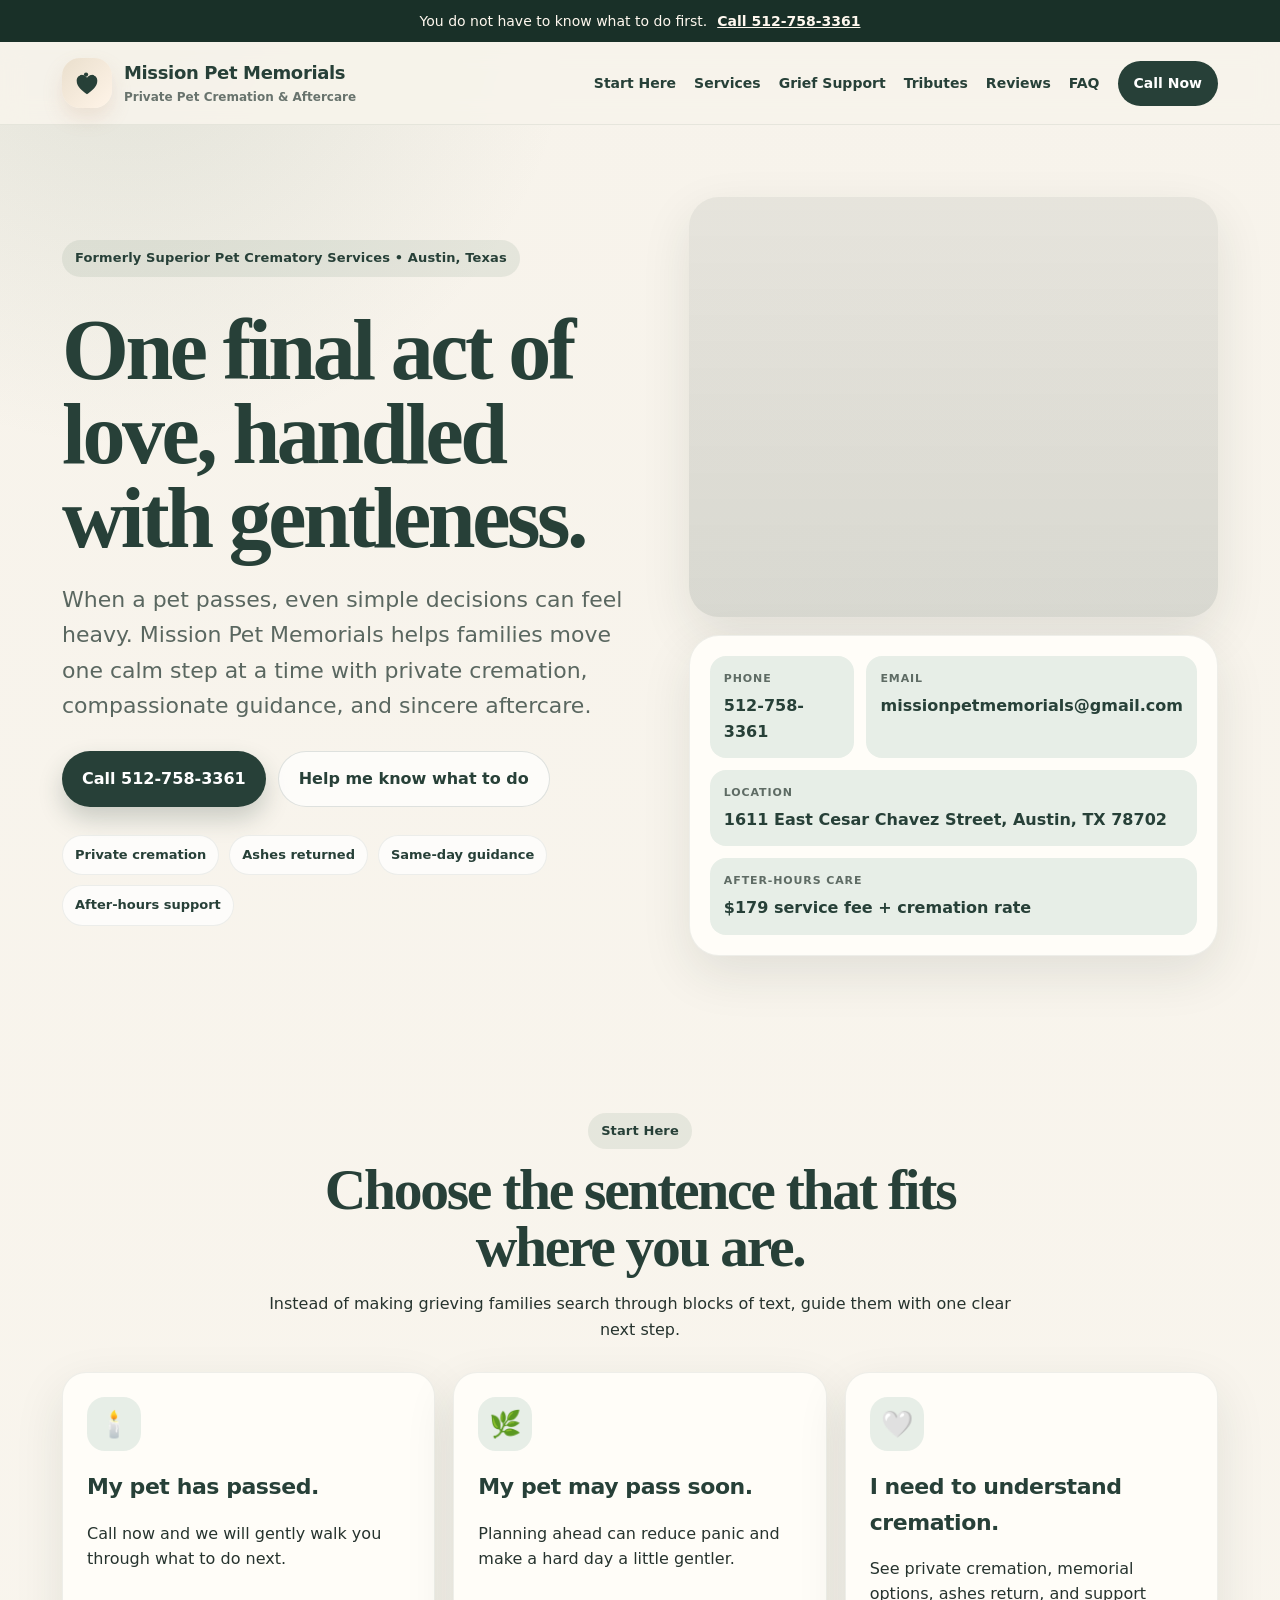
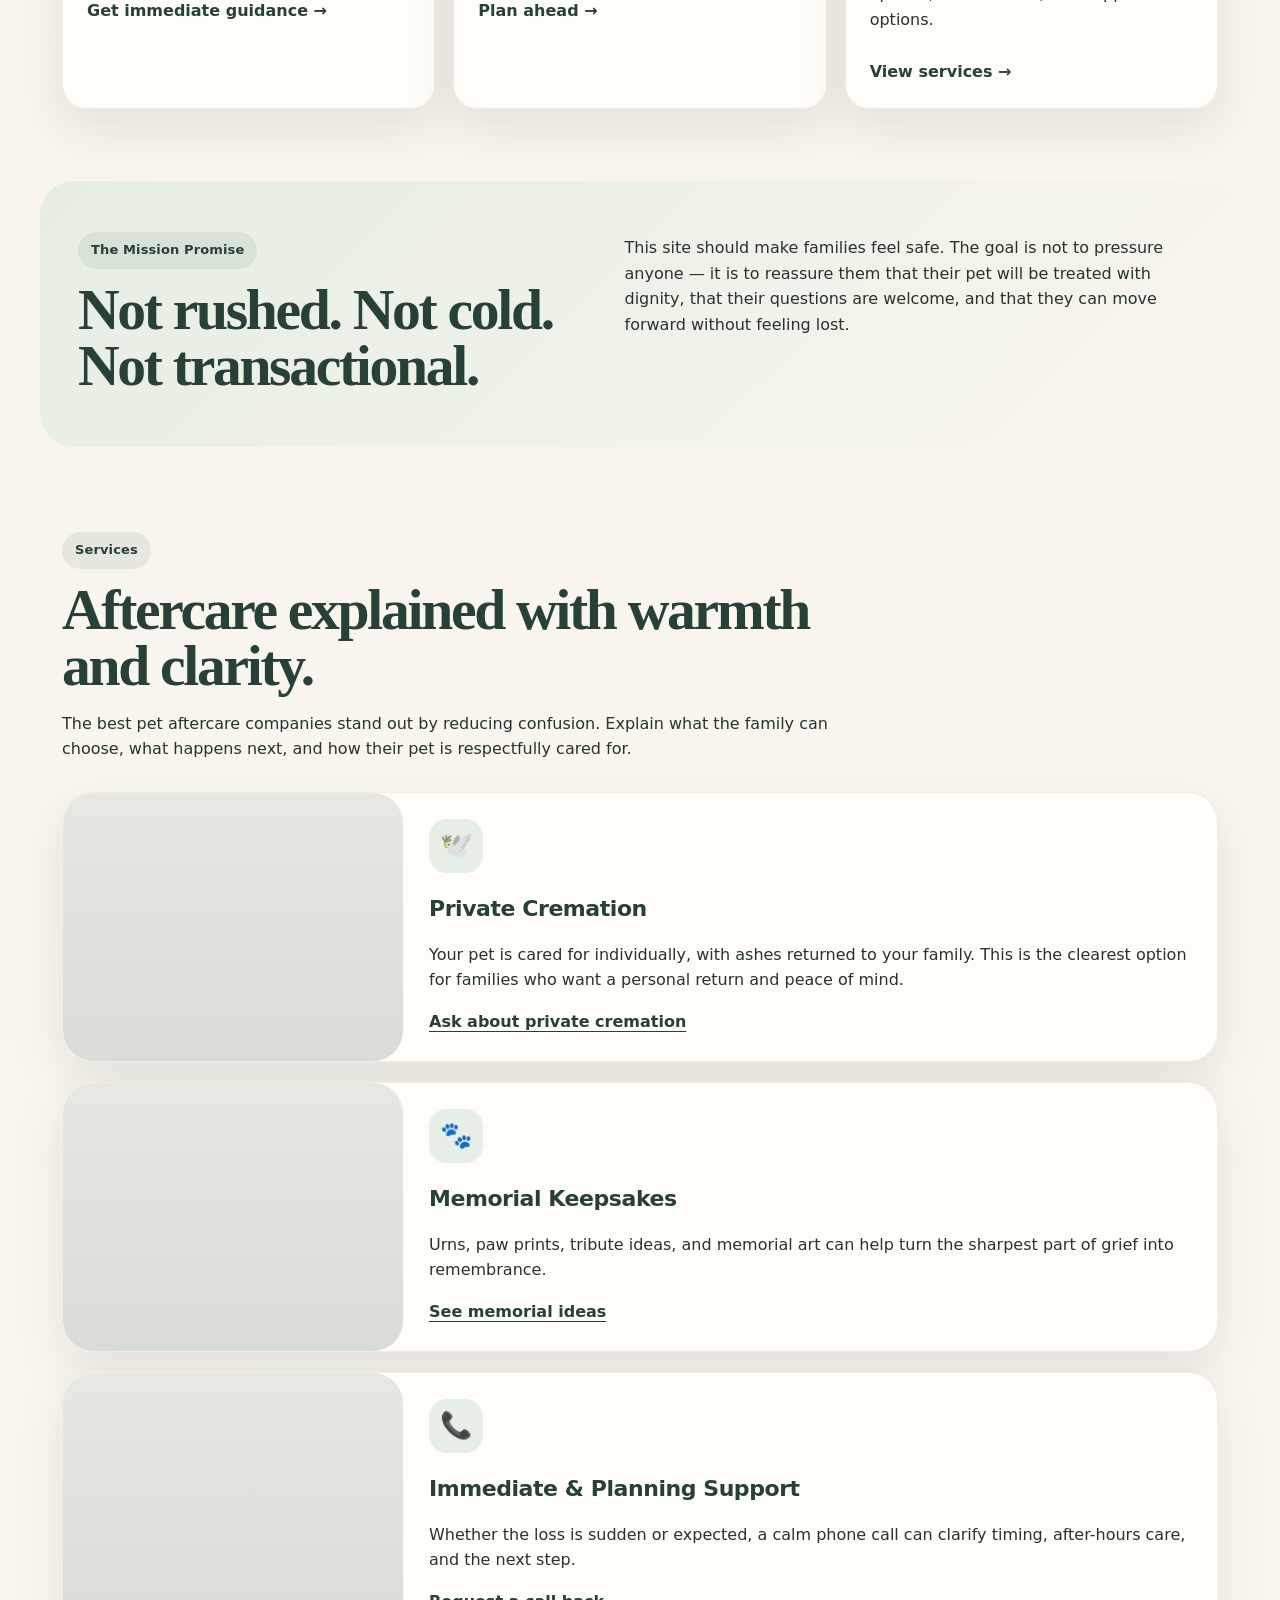
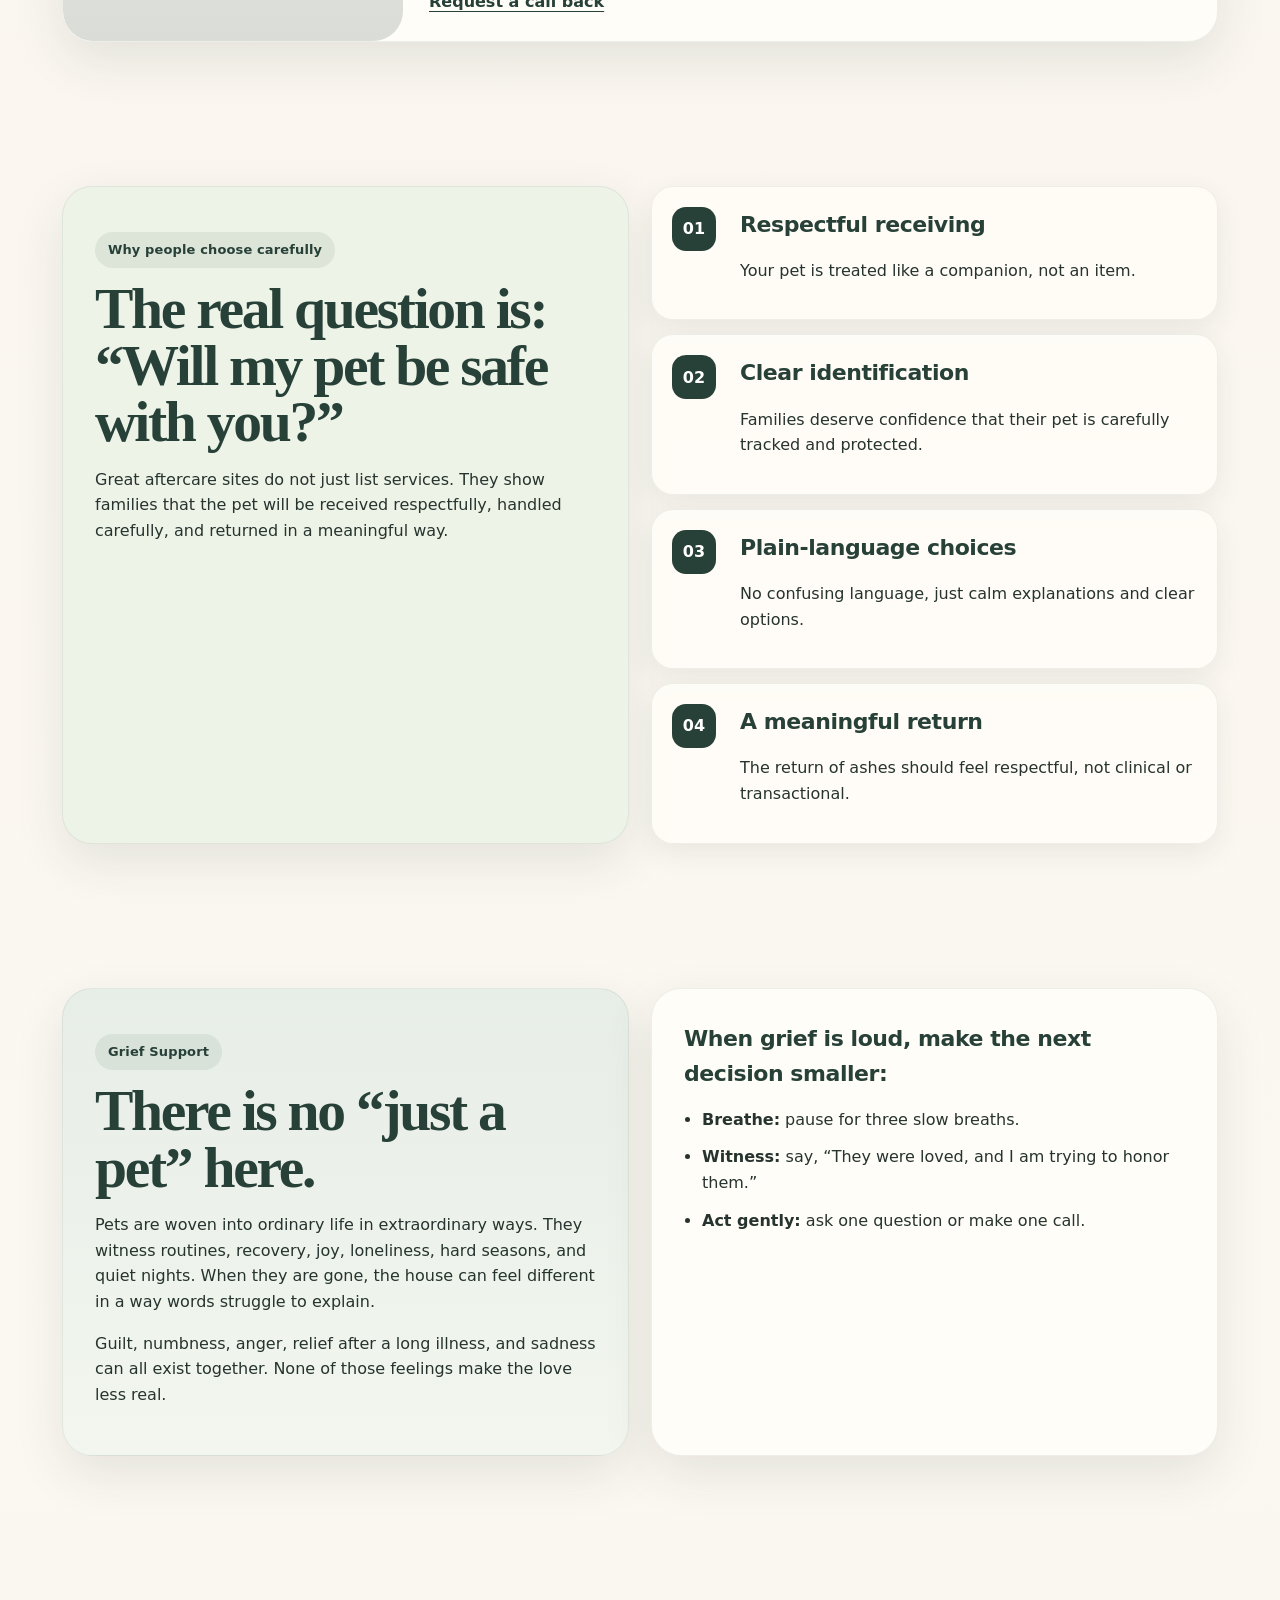
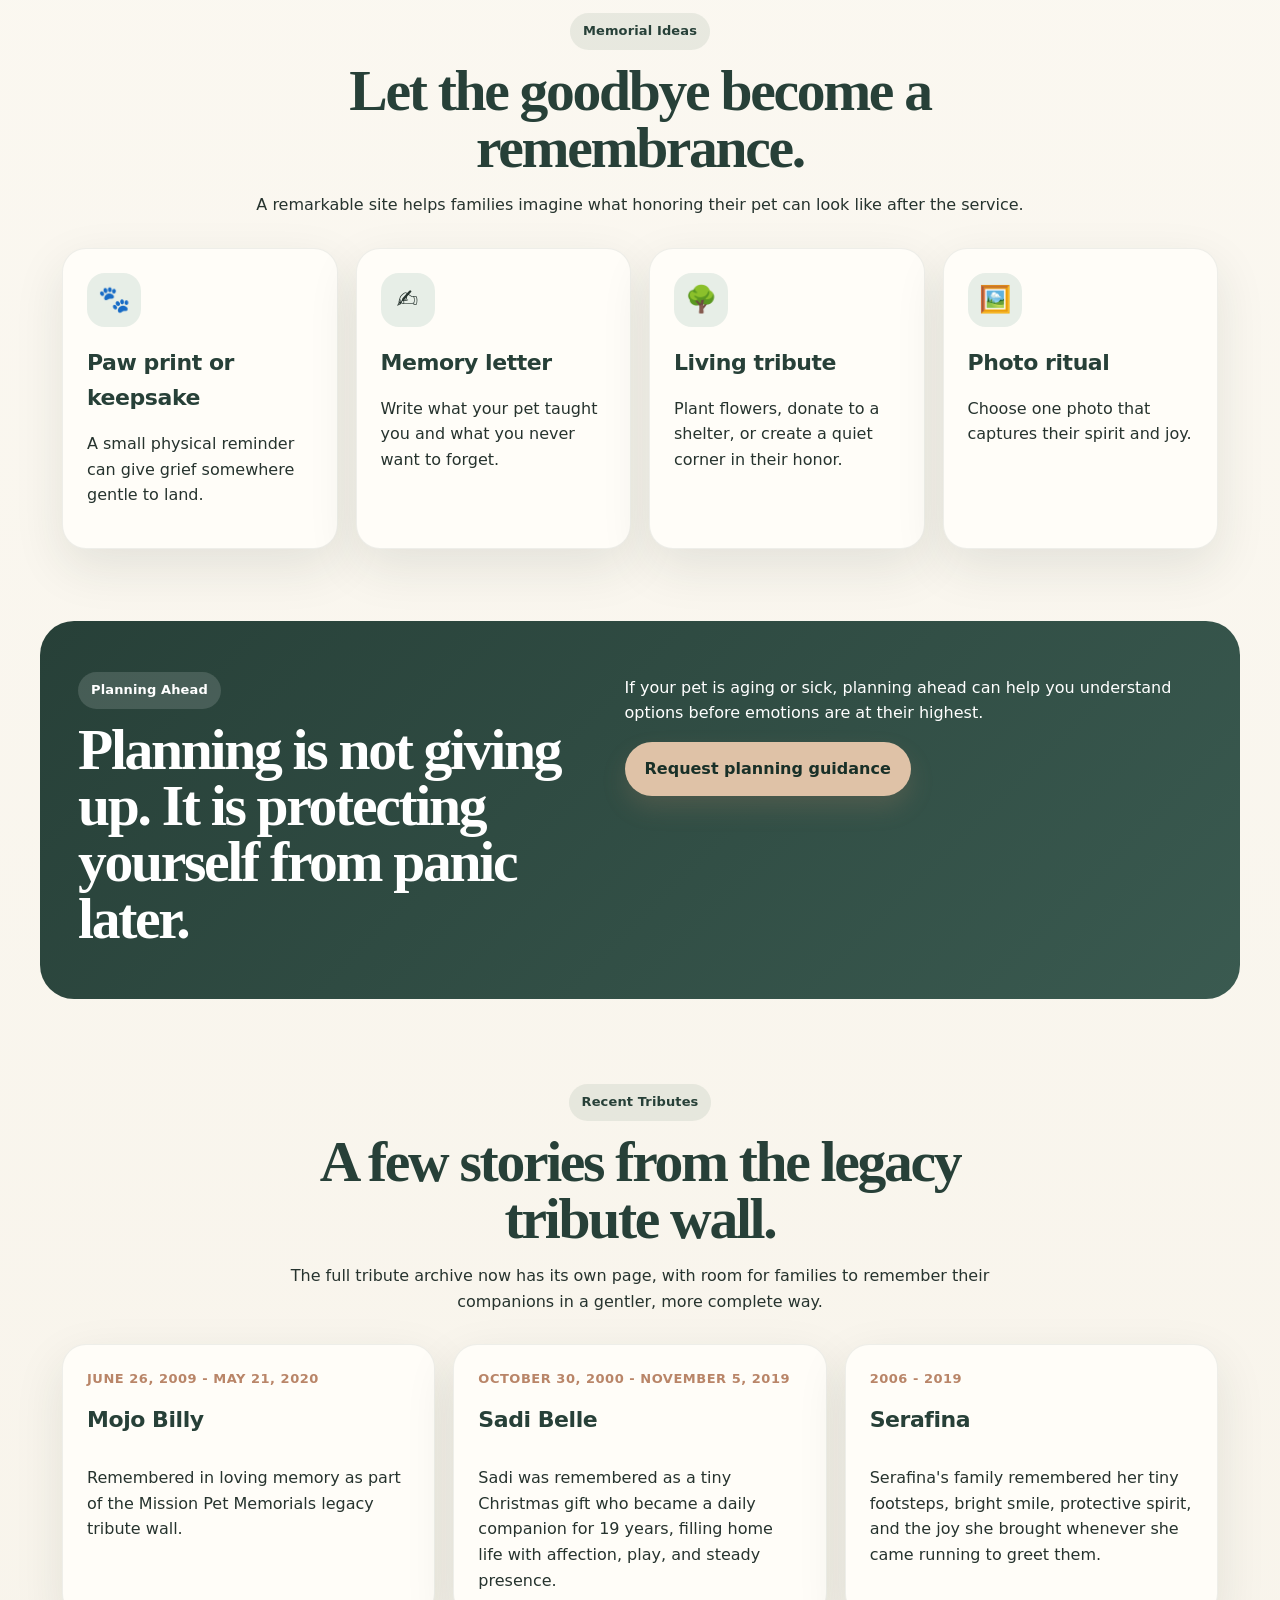
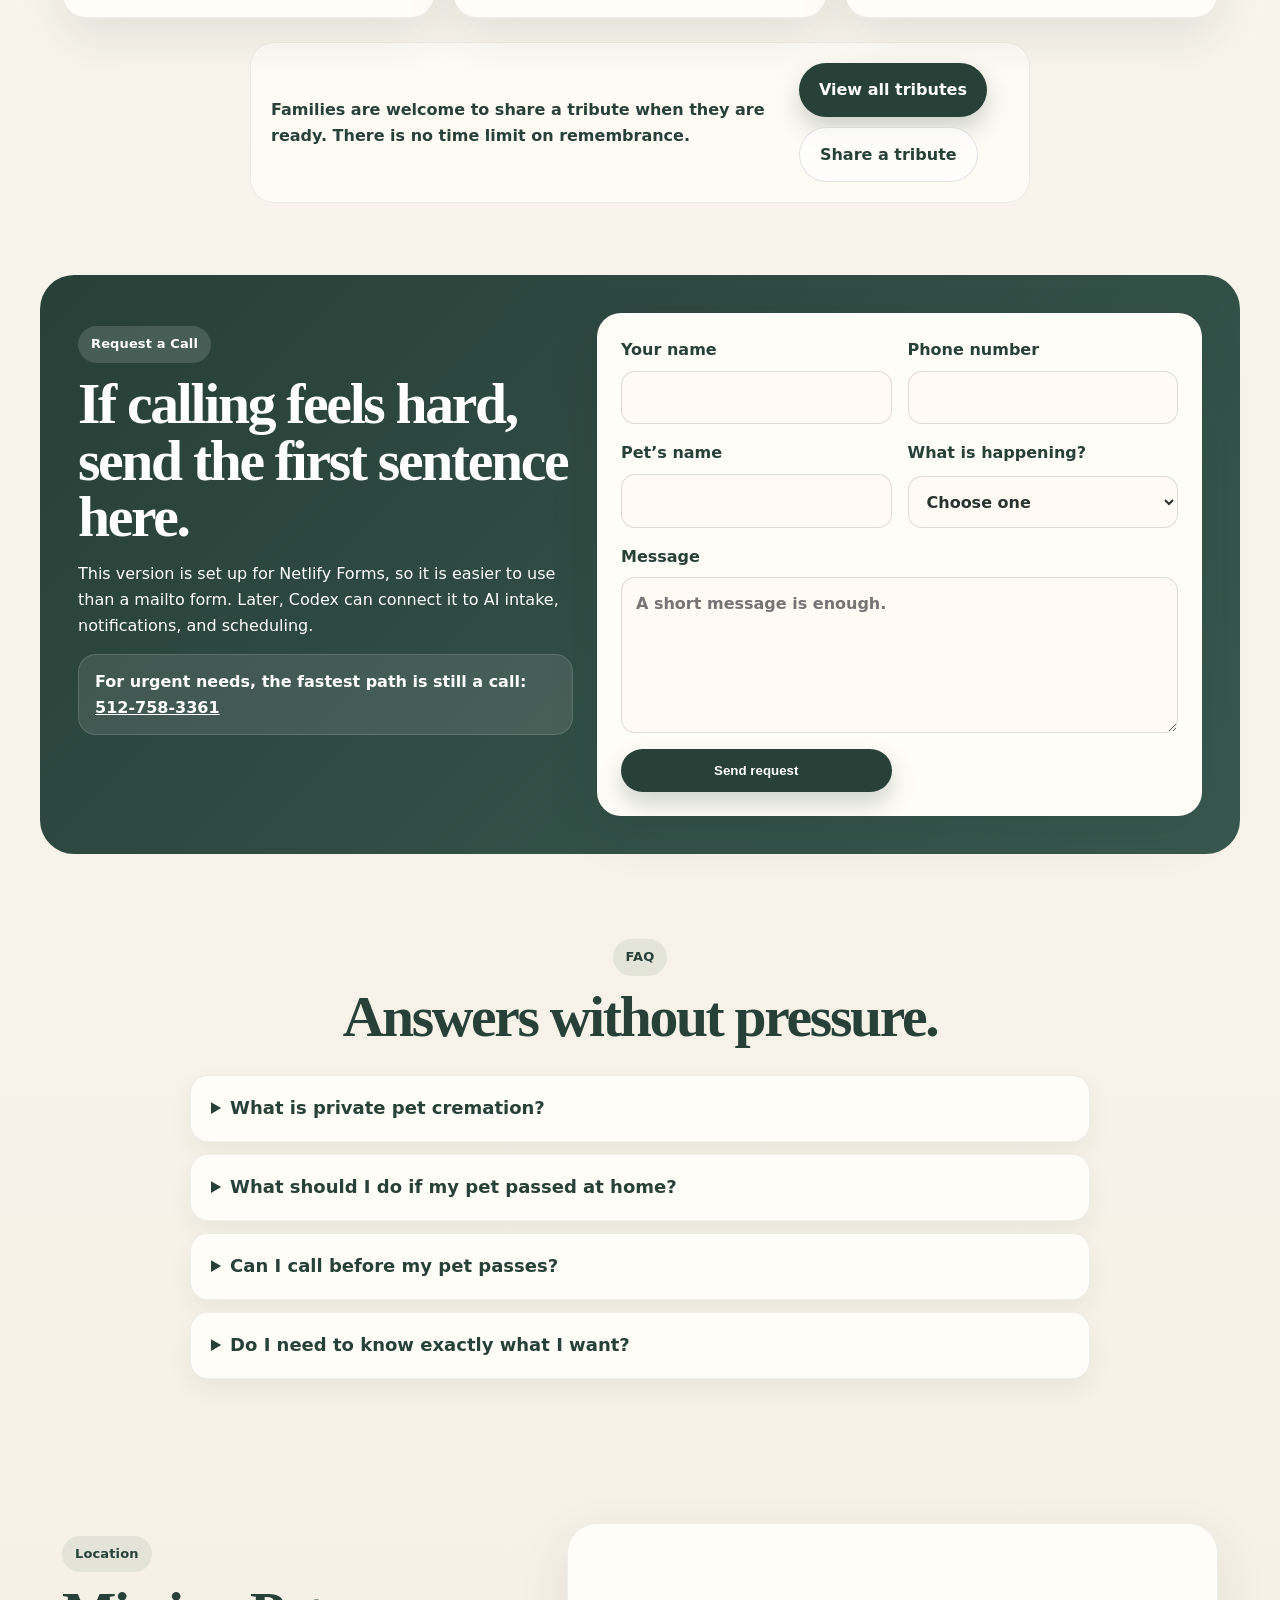
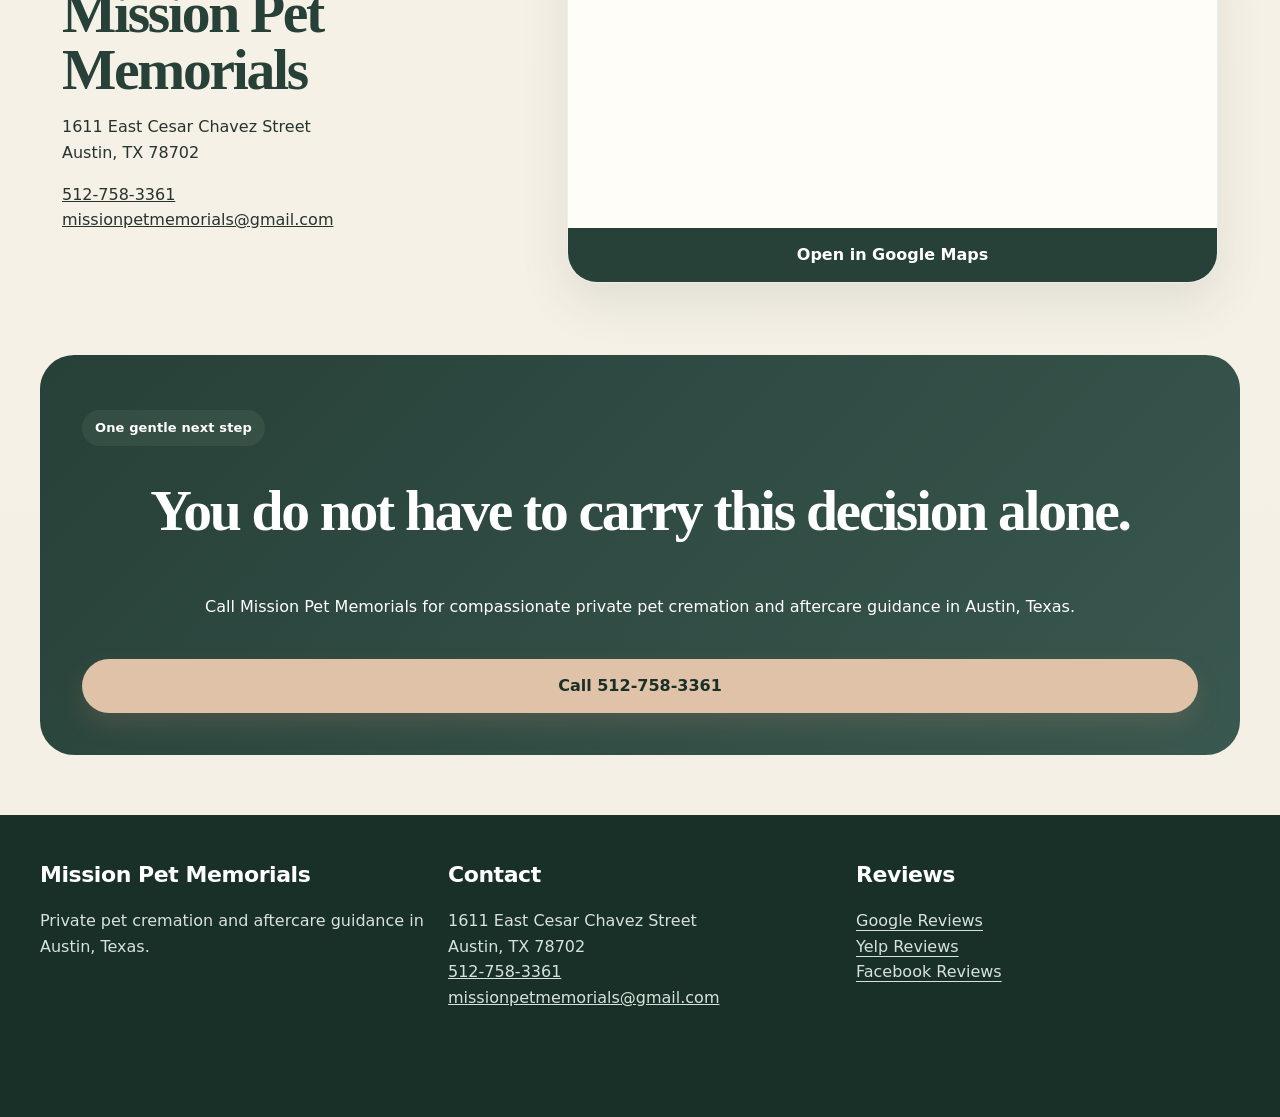
<file: index.html>
<!DOCTYPE html>
<html lang="en">
<head>
  <meta charset="UTF-8" />
  <meta name="viewport" content="width=device-width, initial-scale=1.0" />
  <title>Mission Pet Memorials | Private Pet Cremation & Aftercare</title>
  <meta name="description" content="Compassionate private pet cremation and aftercare in Austin, Texas. Mission Pet Memorials helps families with calm, clear guidance during pet loss." />
  <link rel="stylesheet" href="styles.css" />
</head>
<body>
  <a class="skip-link" href="#main">Skip to content</a>

  <div class="topbar">
    <span>You do not have to know what to do first.</span>
    <a href="tel:5127583361">Call 512-758-3361</a>
  </div>

  <header class="site-header">
    <nav class="nav">
      <a class="brand" href="#home" aria-label="Mission Pet Memorials home">
        <span class="brand-mark" aria-hidden="true">
          <svg viewBox="0 0 64 64" role="img" aria-hidden="true">
            <!-- heart -->
            <path d="M32 56c-10-8-22-16-22-29 0-7 5-12 12-12 5 0 8 3 10 6 2-3 5-6 10-6 7 0 12 5 12 12 0 13-12 21-22 29z"/>
            <!-- paw pads -->
            <circle cx="21" cy="19" r="4.5"/>
            <circle cx="30" cy="14" r="4.5"/>
            <circle cx="43" cy="19" r="4.5"/>
            <ellipse cx="32" cy="31" rx="8.5" ry="7.2"/>
          </svg>
        </span>
        <span class="brand-text">
          <strong>Mission Pet Memorials</strong>
          <small>Private Pet Cremation & Aftercare</small>
        </span>
      </a>

      <button class="menu-toggle" aria-label="Toggle menu" aria-expanded="false">Menu</button>

      <div class="nav-links">
        <a href="#start">Start Here</a>
        <a href="#services">Services</a>
        <a href="#grief">Grief Support</a>
        <a href="tributes.html">Tributes</a>
        <a href="reviews.html">Reviews</a>
        <a href="#faq">FAQ</a>
        <a class="nav-call" href="tel:5127583361">Call Now</a>
      </div>
    </nav>
  </header>

  <main id="main">
    <section id="home" class="hero">
      <div class="hero-copy">
        <p class="eyebrow">Formerly Superior Pet Crematory Services • Austin, Texas</p>
        <h1>One final act of love, handled with gentleness.</h1>
        <p class="lead">
          When a pet passes, even simple decisions can feel heavy. Mission Pet Memorials helps families move one calm step at a time with private cremation, compassionate guidance, and sincere aftercare.
        </p>

        <div class="hero-actions">
          <a class="button button-primary" href="tel:5127583361">Call 512-758-3361</a>
          <a class="button button-secondary" href="#start">Help me know what to do</a>
        </div>

        <div class="trust-pills">
          <span>Private cremation</span>
          <span>Ashes returned</span>
          <span>Same-day guidance</span>
          <span>After-hours support</span>
        </div>
      </div>

      <div class="hero-side">
        <div class="hero-image" role="img" aria-label="Peaceful dog resting outdoors"></div>
        <div class="contact-card">
          <div class="contact-item">
            <small>Phone</small>
            <strong><a href="tel:5127583361">512-758-3361</a></strong>
          </div>
          <div class="contact-item">
            <small>Email</small>
            <strong><a href="mailto:missionpetmemorials@gmail.com">missionpetmemorials@gmail.com</a></strong>
          </div>
          <div class="contact-item full">
            <small>Location</small>
            <strong>1611 East Cesar Chavez Street, Austin, TX 78702</strong>
          </div>
          <div class="contact-item full">
            <small>After-hours care</small>
            <strong>$179 service fee + cremation rate</strong>
          </div>
        </div>
      </div>
    </section>

    <section id="start" class="section">
      <div class="section-head center">
        <p class="eyebrow">Start Here</p>
        <h2>Choose the sentence that fits where you are.</h2>
        <p>Instead of making grieving families search through blocks of text, guide them with one clear next step.</p>
      </div>

      <div class="card-grid three">
        <a class="info-card link-card" href="tel:5127583361">
          <div class="card-icon">🕯️</div>
          <h3>My pet has passed.</h3>
          <p>Call now and we will gently walk you through what to do next.</p>
          <span>Get immediate guidance →</span>
        </a>

        <a class="info-card link-card" href="#planning">
          <div class="card-icon">🌿</div>
          <h3>My pet may pass soon.</h3>
          <p>Planning ahead can reduce panic and make a hard day a little gentler.</p>
          <span>Plan ahead →</span>
        </a>

        <a class="info-card link-card" href="#services">
          <div class="card-icon">🤍</div>
          <h3>I need to understand cremation.</h3>
          <p>See private cremation, memorial options, ashes return, and support options.</p>
          <span>View services →</span>
        </a>
      </div>
    </section>

    <section class="section soft-banner">
      <div>
        <p class="eyebrow">The Mission Promise</p>
        <h2>Not rushed. Not cold. Not transactional.</h2>
      </div>
      <p>
        This site should make families feel safe. The goal is not to pressure anyone — it is to reassure them that their pet will be treated with dignity, that their questions are welcome, and that they can move forward without feeling lost.
      </p>
    </section>

    <section id="services" class="section">
      <div class="section-head">
        <p class="eyebrow">Services</p>
        <h2>Aftercare explained with warmth and clarity.</h2>
        <p>
          The best pet aftercare companies stand out by reducing confusion. Explain what the family can choose, what happens next, and how their pet is respectfully cared for.
        </p>
      </div>

      <div class="service-grid">
        <article class="service-card">
          <div class="service-image image-private" role="img" aria-label="Pet memorial setting"></div>
          <div class="service-content">
            <div class="card-icon">🕊️</div>
            <h3>Private Cremation</h3>
            <p>Your pet is cared for individually, with ashes returned to your family. This is the clearest option for families who want a personal return and peace of mind.</p>
            <a href="tel:5127583361">Ask about private cremation</a>
          </div>
        </article>

        <article class="service-card">
          <div class="service-image image-keepsakes" role="img" aria-label="Memorial keepsake arrangement"></div>
          <div class="service-content">
            <div class="card-icon">🐾</div>
            <h3>Memorial Keepsakes</h3>
            <p>Urns, paw prints, tribute ideas, and memorial art can help turn the sharpest part of grief into remembrance.</p>
            <a href="#memorials">See memorial ideas</a>
          </div>
        </article>

        <article class="service-card">
          <div class="service-image image-guidance" role="img" aria-label="Calm outdoor landscape"></div>
          <div class="service-content">
            <div class="card-icon">📞</div>
            <h3>Immediate & Planning Support</h3>
            <p>Whether the loss is sudden or expected, a calm phone call can clarify timing, after-hours care, and the next step.</p>
            <a href="#lead-form">Request a call back</a>
          </div>
        </article>
      </div>
    </section>

    <section class="section split-section">
      <div class="panel panel-soft">
        <p class="eyebrow">Why people choose carefully</p>
        <h2>The real question is: “Will my pet be safe with you?”</h2>
        <p>
          Great aftercare sites do not just list services. They show families that the pet will be received respectfully, handled carefully, and returned in a meaningful way.
        </p>
      </div>

      <div class="checklist">
        <div class="check-item">
          <strong>01</strong>
          <div>
            <h3>Respectful receiving</h3>
            <p>Your pet is treated like a companion, not an item.</p>
          </div>
        </div>
        <div class="check-item">
          <strong>02</strong>
          <div>
            <h3>Clear identification</h3>
            <p>Families deserve confidence that their pet is carefully tracked and protected.</p>
          </div>
        </div>
        <div class="check-item">
          <strong>03</strong>
          <div>
            <h3>Plain-language choices</h3>
            <p>No confusing language, just calm explanations and clear options.</p>
          </div>
        </div>
        <div class="check-item">
          <strong>04</strong>
          <div>
            <h3>A meaningful return</h3>
            <p>The return of ashes should feel respectful, not clinical or transactional.</p>
          </div>
        </div>
      </div>
    </section>

    <section id="grief" class="section split-section">
      <div class="panel panel-sage">
        <p class="eyebrow">Grief Support</p>
        <h2>There is no “just a pet” here.</h2>
        <p>
          Pets are woven into ordinary life in extraordinary ways. They witness routines, recovery, joy, loneliness, hard seasons, and quiet nights. When they are gone, the house can feel different in a way words struggle to explain.
        </p>
        <p>
          Guilt, numbness, anger, relief after a long illness, and sadness can all exist together. None of those feelings make the love less real.
        </p>
      </div>

      <div class="panel panel-white">
        <h3>When grief is loud, make the next decision smaller:</h3>
        <ul class="gentle-list">
          <li><strong>Breathe:</strong> pause for three slow breaths.</li>
          <li><strong>Witness:</strong> say, “They were loved, and I am trying to honor them.”</li>
          <li><strong>Act gently:</strong> ask one question or make one call.</li>
        </ul>
      </div>
    </section>

    <section id="memorials" class="section">
      <div class="section-head center">
        <p class="eyebrow">Memorial Ideas</p>
        <h2>Let the goodbye become a remembrance.</h2>
        <p>A remarkable site helps families imagine what honoring their pet can look like after the service.</p>
      </div>

      <div class="card-grid four">
        <article class="info-card">
          <div class="card-icon">🐾</div>
          <h3>Paw print or keepsake</h3>
          <p>A small physical reminder can give grief somewhere gentle to land.</p>
        </article>
        <article class="info-card">
          <div class="card-icon">✍️</div>
          <h3>Memory letter</h3>
          <p>Write what your pet taught you and what you never want to forget.</p>
        </article>
        <article class="info-card">
          <div class="card-icon">🌳</div>
          <h3>Living tribute</h3>
          <p>Plant flowers, donate to a shelter, or create a quiet corner in their honor.</p>
        </article>
        <article class="info-card">
          <div class="card-icon">🖼️</div>
          <h3>Photo ritual</h3>
          <p>Choose one photo that captures their spirit and joy.</p>
        </article>
      </div>
    </section>

    <section id="planning" class="section dark-banner">
      <div>
        <p class="eyebrow eyebrow-dark">Planning Ahead</p>
        <h2>Planning is not giving up. It is protecting yourself from panic later.</h2>
      </div>
      <div>
        <p>
          If your pet is aging or sick, planning ahead can help you understand options before emotions are at their highest.
        </p>
        <a class="button button-warm" href="#lead-form">Request planning guidance</a>
      </div>
    </section>

    <section id="recent-tributes" class="section tribute-section">
      <div class="section-head center">
        <p class="eyebrow">Recent Tributes</p>
        <h2>A few stories from the legacy tribute wall.</h2>
        <p>The full tribute archive now has its own page, with room for families to remember their companions in a gentler, more complete way.</p>
      </div>

      <div class="card-grid three">
        <article class="tribute-card">
          <p class="tribute-meta">June 26, 2009 - May 21, 2020</p>
          <h3>Mojo Billy</h3>
          <p>Remembered in loving memory as part of the Mission Pet Memorials legacy tribute wall.</p>
        </article>
        <article class="tribute-card">
          <p class="tribute-meta">October 30, 2000 - November 5, 2019</p>
          <h3>Sadi Belle</h3>
          <p>Sadi was remembered as a tiny Christmas gift who became a daily companion for 19 years, filling home life with affection, play, and steady presence.</p>
        </article>
        <article class="tribute-card">
          <p class="tribute-meta">2006 - 2019</p>
          <h3>Serafina</h3>
          <p>Serafina's family remembered her tiny footsteps, bright smile, protective spirit, and the joy she brought whenever she came running to greet them.</p>
        </article>
      </div>

      <div class="tribute-note">
        <p>Families are welcome to share a tribute when they are ready. There is no time limit on remembrance.</p>
        <div class="tribute-actions">
          <a class="button button-primary" href="tributes.html">View all tributes</a>
          <a class="button button-secondary" href="#lead-form">Share a tribute</a>
        </div>
      </div>
    </section>

    <section id="lead-form" class="section form-section">
      <div class="form-copy">
        <p class="eyebrow eyebrow-dark">Request a Call</p>
        <h2>If calling feels hard, send the first sentence here.</h2>
        <p>
          This version is set up for Netlify Forms, so it is easier to use than a mailto form. Later, Codex can connect it to AI intake, notifications, and scheduling.
        </p>
        <p class="small-callout">For urgent needs, the fastest path is still a call: <a href="tel:5127583361">512-758-3361</a></p>
      </div>

      <form name="callback" method="POST" data-netlify="true" netlify-honeypot="bot-field" class="site-form">
        <input type="hidden" name="form-name" value="callback" />
        <p class="hidden">
          <label>Do not fill this out: <input name="bot-field" /></label>
        </p>

        <label>
          Your name
          <input type="text" name="name" required />
        </label>

        <label>
          Phone number
          <input type="tel" name="phone" required />
        </label>

        <label>
          Pet’s name
          <input type="text" name="pet_name" />
        </label>

        <label>
          What is happening?
          <select name="situation" required>
            <option value="">Choose one</option>
            <option>My pet has passed</option>
            <option>My pet may pass soon</option>
            <option>I am planning ahead</option>
            <option>I have a pricing question</option>
            <option>I need after-hours help</option>
          </select>
        </label>

        <label class="full">
          Message
          <textarea name="message" rows="5" placeholder="A short message is enough."></textarea>
        </label>

        <button class="button button-primary" type="submit">Send request</button>
      </form>
    </section>

    <section id="faq" class="section">
      <div class="section-head center">
        <p class="eyebrow">FAQ</p>
        <h2>Answers without pressure.</h2>
      </div>

      <div class="faq-list">
        <details>
          <summary>What is private pet cremation?</summary>
          <p>Private cremation means your pet is cared for individually and ashes are returned to your family.</p>
        </details>
        <details>
          <summary>What should I do if my pet passed at home?</summary>
          <p>Call first. We can talk through timing, after-hours options, and the next step.</p>
        </details>
        <details>
          <summary>Can I call before my pet passes?</summary>
          <p>Yes. Planning ahead can reduce stress and help you understand the options before the hardest moment arrives.</p>
        </details>
        <details>
          <summary>Do I need to know exactly what I want?</summary>
          <p>No. You can call with very little information and be guided from there.</p>
        </details>
      </div>
    </section>

    <section class="section location-section">
      <div>
        <p class="eyebrow">Location</p>
        <h2>Mission Pet Memorials</h2>
        <p>1611 East Cesar Chavez Street<br>Austin, TX 78702</p>
        <p><a href="tel:5127583361">512-758-3361</a><br><a href="mailto:missionpetmemorials@gmail.com">missionpetmemorials@gmail.com</a></p>
      </div>
      <div class="map-placeholder" aria-label="Google map showing Mission Pet Memorials at 1611 East Cesar Chavez Street, Austin, Texas">
        <iframe
          title="Mission Pet Memorials on Google Maps"
          src="https://www.google.com/maps?q=1611%20East%20Cesar%20Chavez%20Street%2C%20Austin%2C%20TX%2078702&output=embed"
          loading="lazy"
          referrerpolicy="no-referrer-when-downgrade"
          allowfullscreen>
        </iframe>
        <a class="map-directions" href="https://www.google.com/maps/dir/?api=1&destination=1611%20East%20Cesar%20Chavez%20Street%2C%20Austin%2C%20TX%2078702" target="_blank" rel="noopener">Open in Google Maps</a>
      </div>
    </section>

    <section class="section final-cta">
      <p class="eyebrow">One gentle next step</p>
      <h2>You do not have to carry this decision alone.</h2>
      <p>Call Mission Pet Memorials for compassionate private pet cremation and aftercare guidance in Austin, Texas.</p>
      <a class="button button-warm" href="tel:5127583361">Call 512-758-3361</a>
    </section>
  </main>

  <footer class="footer">
    <div class="footer-grid">
      <div>
        <h3>Mission Pet Memorials</h3>
        <p>Private pet cremation and aftercare guidance in Austin, Texas.</p>
      </div>
      <div>
        <h3>Contact</h3>
        <p>1611 East Cesar Chavez Street<br>Austin, TX 78702<br><a href="tel:5127583361">512-758-3361</a><br><a href="mailto:missionpetmemorials@gmail.com">missionpetmemorials@gmail.com</a></p>
      </div>
      <div>
        <h3>Reviews</h3>
        <p class="footer-links">
          <a href="https://www.google.com/maps/search/?api=1&query=Mission%20Pet%20Memorials%201611%20E%20Cesar%20Chavez%20St%20Austin%20TX%2078702" target="_blank" rel="noopener">Google Reviews</a><br>
          <a href="http://www.yelp.com/biz/mission-pet-memorials-austin" target="_blank" rel="noopener">Yelp Reviews</a><br>
          <a href="https://www.facebook.com/missionfuneralhomepetmemorials/reviews" target="_blank" rel="noopener">Facebook Reviews</a>
        </p>
      </div>
    </div>
  </footer>

  <div class="mobile-call-bar">
    <a href="tel:5127583361">Call now: 512-758-3361</a>
  </div>

  <script src="script.js"></script>
</body>
</html>
</file>
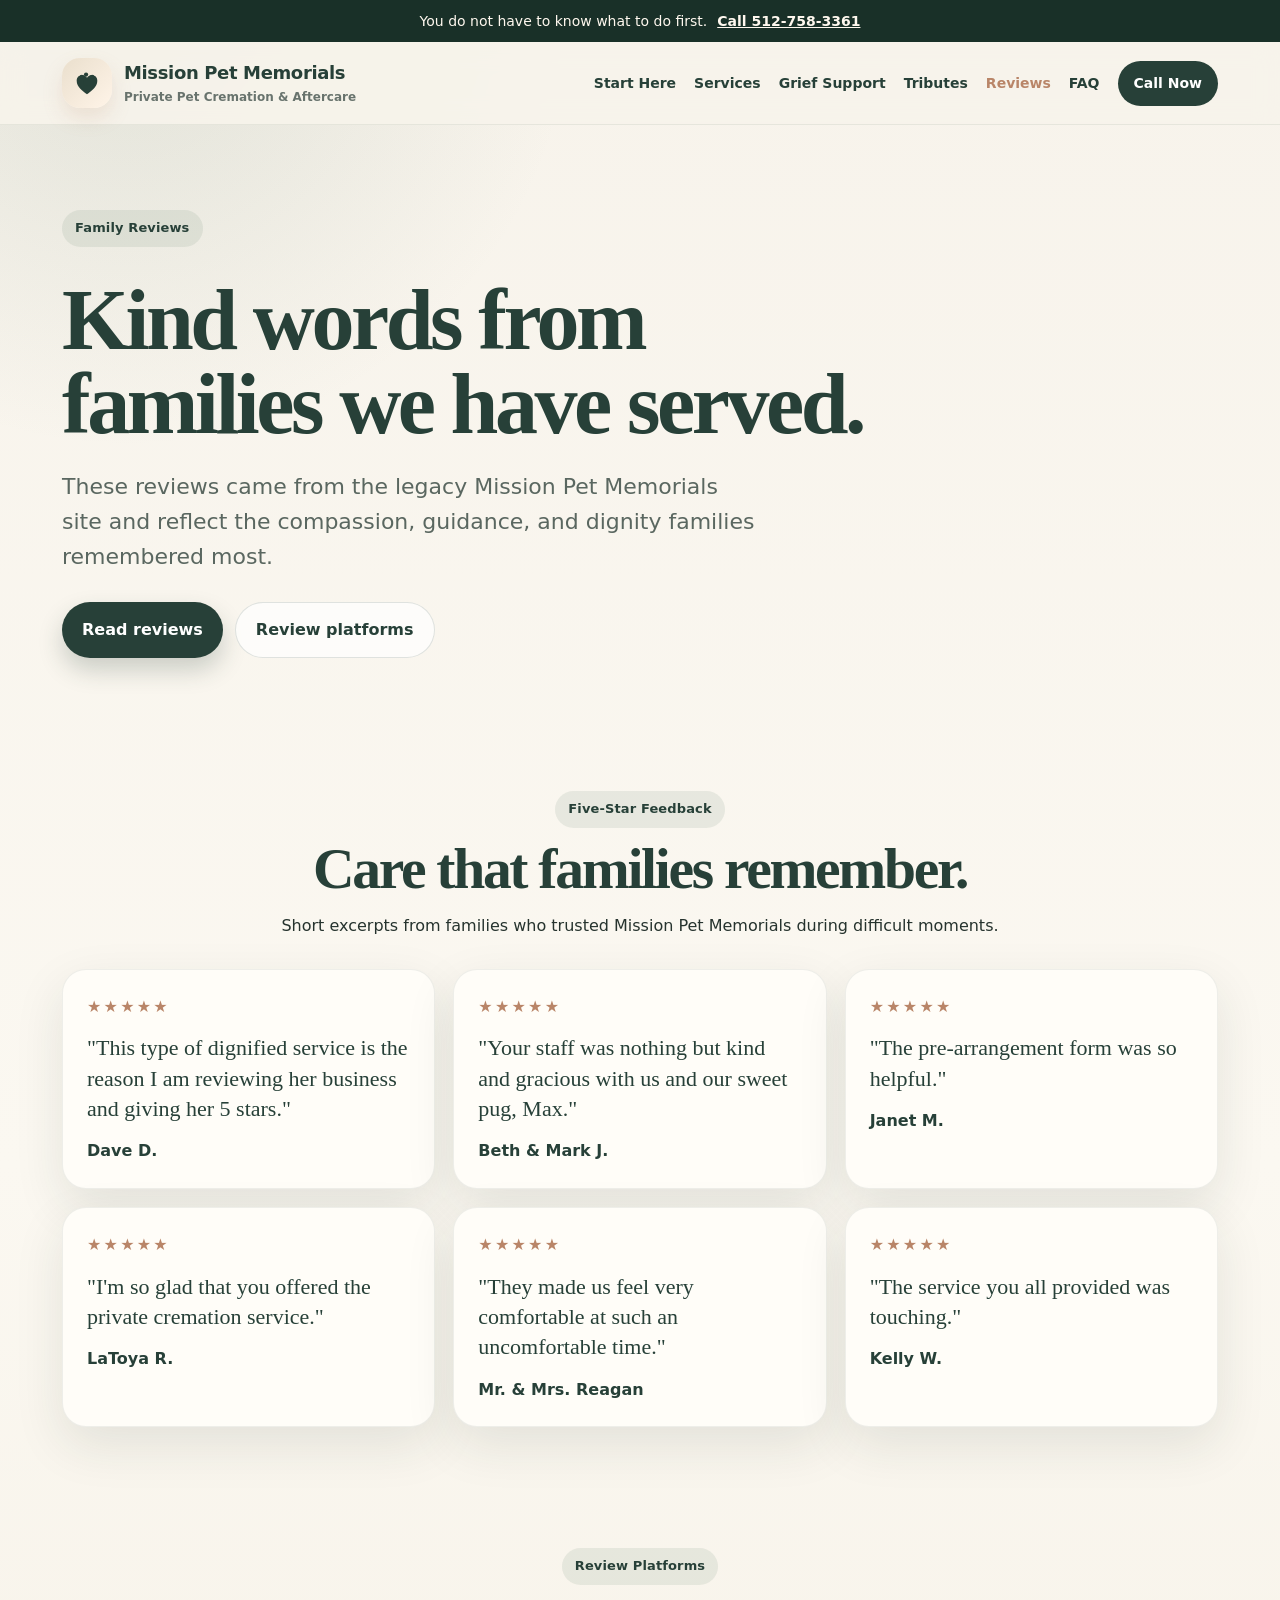
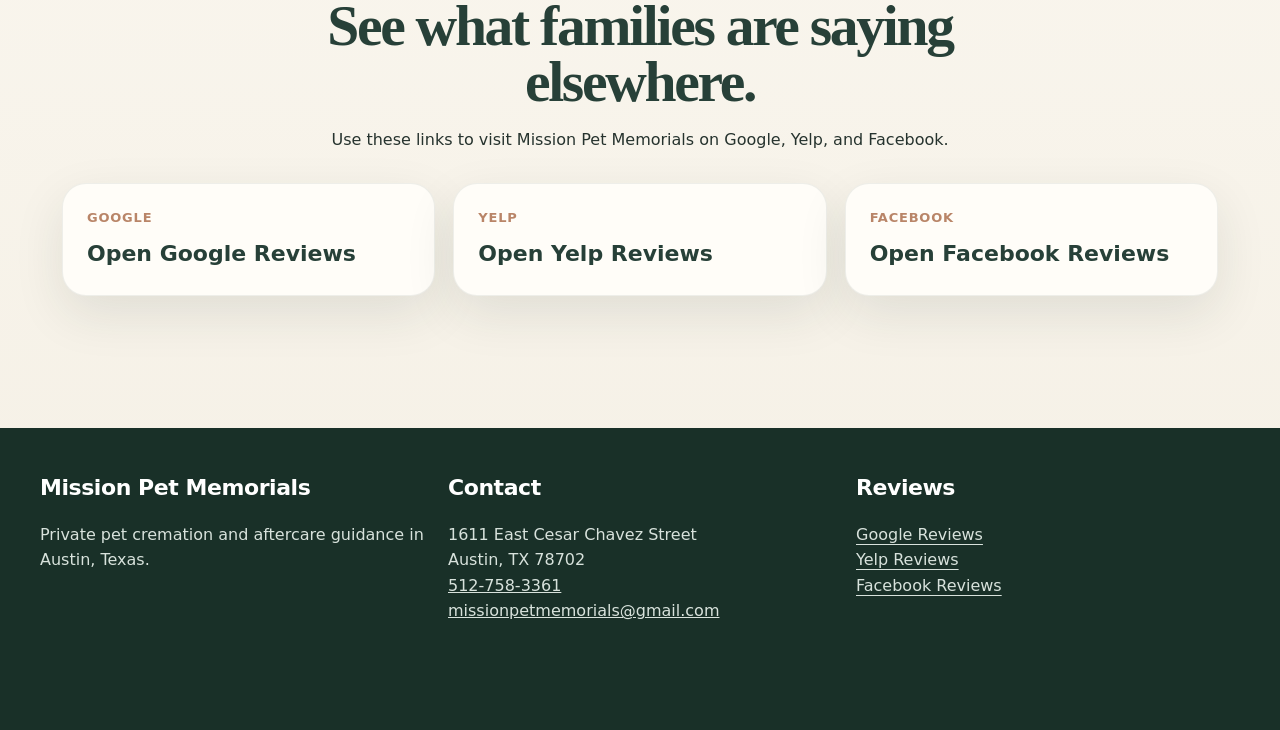
<file: reviews.html>
<!DOCTYPE html>
<html lang="en">
<head>
  <meta charset="UTF-8" />
  <meta name="viewport" content="width=device-width, initial-scale=1.0" />
  <title>Reviews | Mission Pet Memorials</title>
  <meta name="description" content="Five-star reviews and feedback from Mission Pet Memorials families in Austin, Texas." />
  <link rel="stylesheet" href="styles.css" />
</head>
<body>
  <a class="skip-link" href="#main">Skip to content</a>

  <div class="topbar">
    <span>You do not have to know what to do first.</span>
    <a href="tel:5127583361">Call 512-758-3361</a>
  </div>

  <header class="site-header">
    <nav class="nav">
      <a class="brand" href="index.html#home" aria-label="Mission Pet Memorials home">
        <span class="brand-mark" aria-hidden="true">
          <svg viewBox="0 0 64 64" role="img" aria-hidden="true">
            <path d="M32 56c-10-8-22-16-22-29 0-7 5-12 12-12 5 0 8 3 10 6 2-3 5-6 10-6 7 0 12 5 12 12 0 13-12 21-22 29z"/>
            <circle cx="21" cy="19" r="4.5"/>
            <circle cx="30" cy="14" r="4.5"/>
            <circle cx="43" cy="19" r="4.5"/>
            <ellipse cx="32" cy="31" rx="8.5" ry="7.2"/>
          </svg>
        </span>
        <span class="brand-text">
          <strong>Mission Pet Memorials</strong>
          <small>Private Pet Cremation & Aftercare</small>
        </span>
      </a>

      <button class="menu-toggle" aria-label="Toggle menu" aria-expanded="false">Menu</button>

      <div class="nav-links">
        <a href="index.html#start">Start Here</a>
        <a href="index.html#services">Services</a>
        <a href="index.html#grief">Grief Support</a>
        <a href="tributes.html">Tributes</a>
        <a href="reviews.html" aria-current="page">Reviews</a>
        <a href="index.html#faq">FAQ</a>
        <a class="nav-call" href="tel:5127583361">Call Now</a>
      </div>
    </nav>
  </header>

  <main id="main">
    <section class="section reviews-hero">
      <div>
        <p class="eyebrow">Family Reviews</p>
        <h1>Kind words from families we have served.</h1>
        <p class="lead">These reviews came from the legacy Mission Pet Memorials site and reflect the compassion, guidance, and dignity families remembered most.</p>
        <div class="hero-actions">
          <a class="button button-primary" href="#reviews">Read reviews</a>
          <a class="button button-secondary" href="#review-links">Review platforms</a>
        </div>
      </div>
    </section>

    <section id="reviews" class="section reviews-section">
      <div class="section-head center">
        <p class="eyebrow">Five-Star Feedback</p>
        <h2>Care that families remember.</h2>
        <p>Short excerpts from families who trusted Mission Pet Memorials during difficult moments.</p>
      </div>

      <div class="review-grid">
        <article class="review-card">
          <div class="review-stars" aria-label="Five stars">★★★★★</div>
          <blockquote>"This type of dignified service is the reason I am reviewing her business and giving her 5 stars."</blockquote>
          <p class="review-author">Dave D.</p>
        </article>
        <article class="review-card">
          <div class="review-stars" aria-label="Five stars">★★★★★</div>
          <blockquote>"Your staff was nothing but kind and gracious with us and our sweet pug, Max."</blockquote>
          <p class="review-author">Beth & Mark J.</p>
        </article>
        <article class="review-card">
          <div class="review-stars" aria-label="Five stars">★★★★★</div>
          <blockquote>"The pre-arrangement form was so helpful."</blockquote>
          <p class="review-author">Janet M.</p>
        </article>
        <article class="review-card">
          <div class="review-stars" aria-label="Five stars">★★★★★</div>
          <blockquote>"I'm so glad that you offered the private cremation service."</blockquote>
          <p class="review-author">LaToya R.</p>
        </article>
        <article class="review-card">
          <div class="review-stars" aria-label="Five stars">★★★★★</div>
          <blockquote>"They made us feel very comfortable at such an uncomfortable time."</blockquote>
          <p class="review-author">Mr. & Mrs. Reagan</p>
        </article>
        <article class="review-card">
          <div class="review-stars" aria-label="Five stars">★★★★★</div>
          <blockquote>"The service you all provided was touching."</blockquote>
          <p class="review-author">Kelly W.</p>
        </article>
      </div>
    </section>

    <section id="review-links" class="section review-platform-section">
      <div class="section-head center">
        <p class="eyebrow">Review Platforms</p>
        <h2>See what families are saying elsewhere.</h2>
        <p>Use these links to visit Mission Pet Memorials on Google, Yelp, and Facebook.</p>
      </div>

      <div class="review-platforms">
        <a class="review-link-card" href="https://www.google.com/maps/search/?api=1&query=Mission%20Pet%20Memorials%201611%20E%20Cesar%20Chavez%20St%20Austin%20TX%2078702" target="_blank" rel="noopener">
          <span>Google</span>
          <strong>Open Google Reviews</strong>
        </a>
        <a class="review-link-card" href="http://www.yelp.com/biz/mission-pet-memorials-austin" target="_blank" rel="noopener">
          <span>Yelp</span>
          <strong>Open Yelp Reviews</strong>
        </a>
        <a class="review-link-card" href="https://www.facebook.com/missionfuneralhomepetmemorials/reviews" target="_blank" rel="noopener">
          <span>Facebook</span>
          <strong>Open Facebook Reviews</strong>
        </a>
      </div>
    </section>
  </main>

  <footer class="footer">
    <div class="footer-grid">
      <div>
        <h3>Mission Pet Memorials</h3>
        <p>Private pet cremation and aftercare guidance in Austin, Texas.</p>
      </div>
      <div>
        <h3>Contact</h3>
        <p>1611 East Cesar Chavez Street<br>Austin, TX 78702<br><a href="tel:5127583361">512-758-3361</a><br><a href="mailto:missionpetmemorials@gmail.com">missionpetmemorials@gmail.com</a></p>
      </div>
      <div>
        <h3>Reviews</h3>
        <p class="footer-links">
          <a href="https://www.google.com/maps/search/?api=1&query=Mission%20Pet%20Memorials%201611%20E%20Cesar%20Chavez%20St%20Austin%20TX%2078702" target="_blank" rel="noopener">Google Reviews</a><br>
          <a href="http://www.yelp.com/biz/mission-pet-memorials-austin" target="_blank" rel="noopener">Yelp Reviews</a><br>
          <a href="https://www.facebook.com/missionfuneralhomepetmemorials/reviews" target="_blank" rel="noopener">Facebook Reviews</a>
        </p>
      </div>
    </div>
  </footer>

  <div class="mobile-call-bar">
    <a href="tel:5127583361">Call now: 512-758-3361</a>
  </div>

  <script src="script.js"></script>
</body>
</html>
</file>
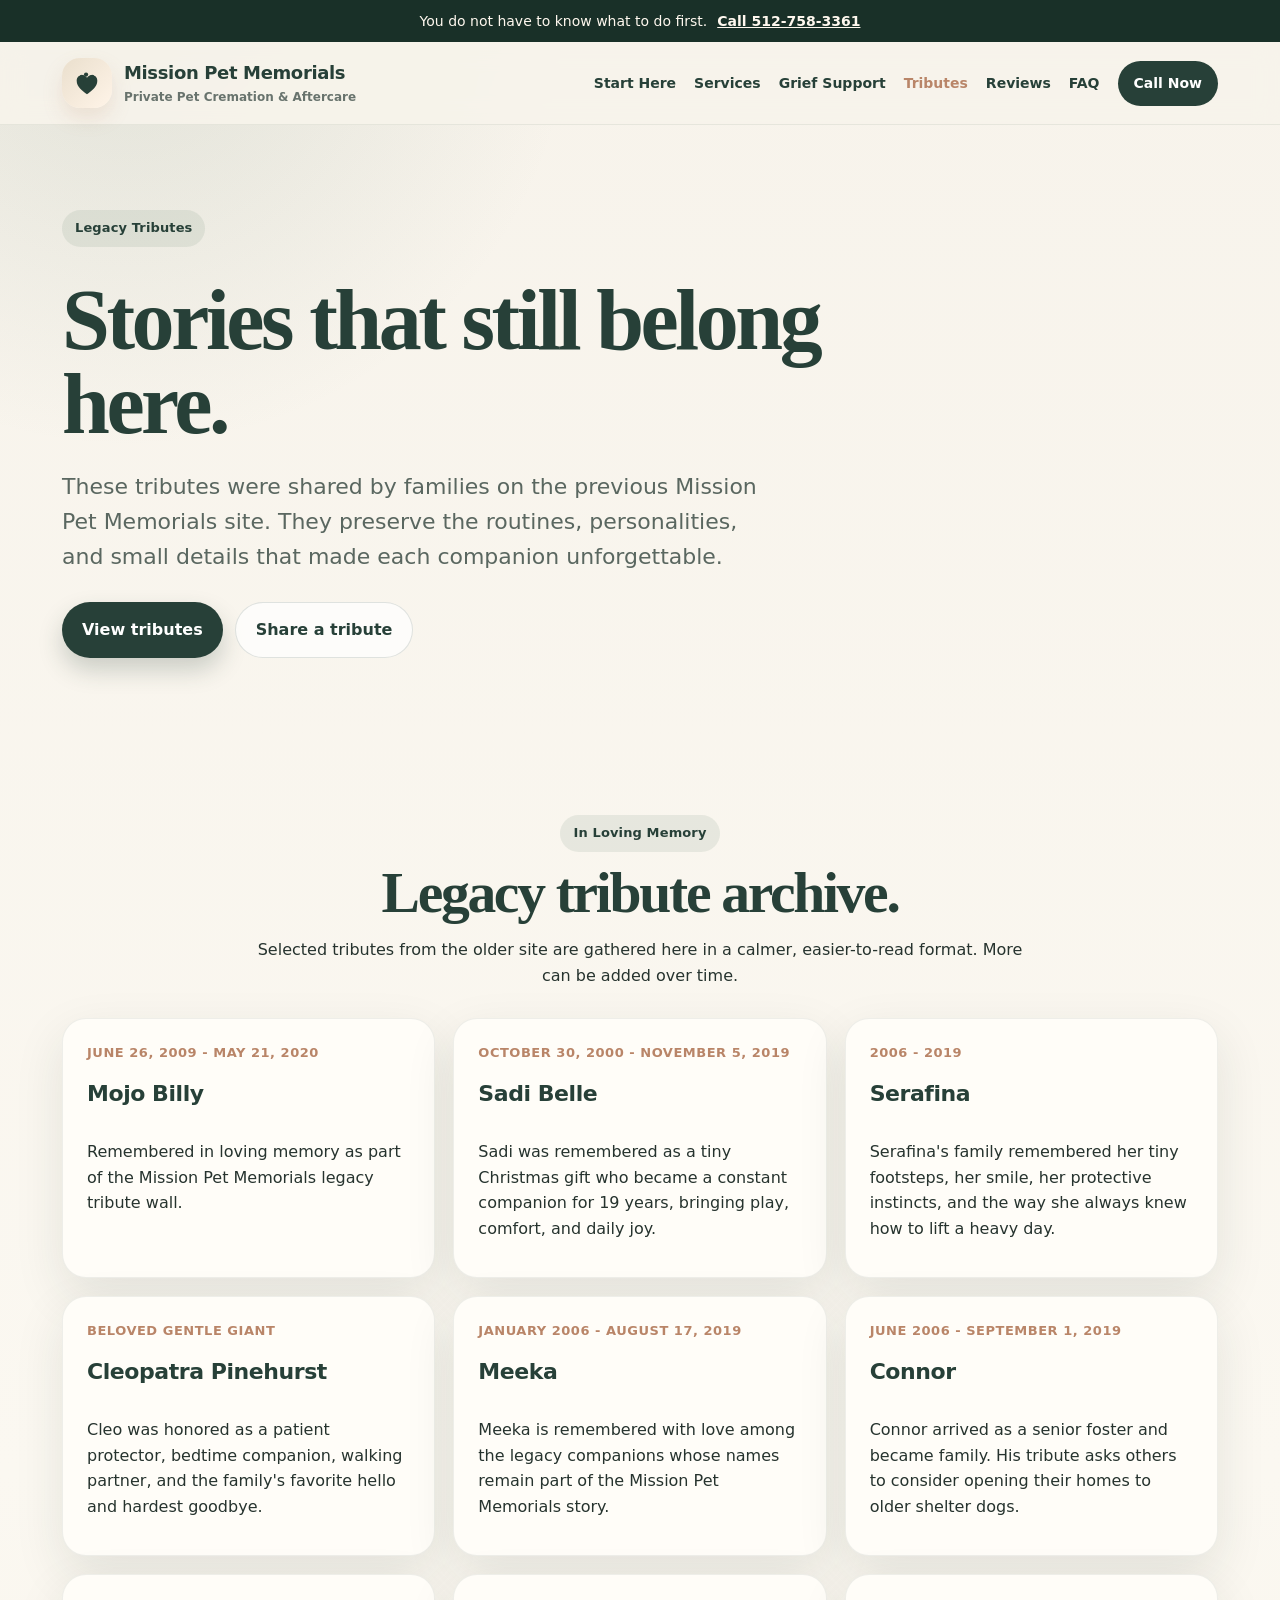
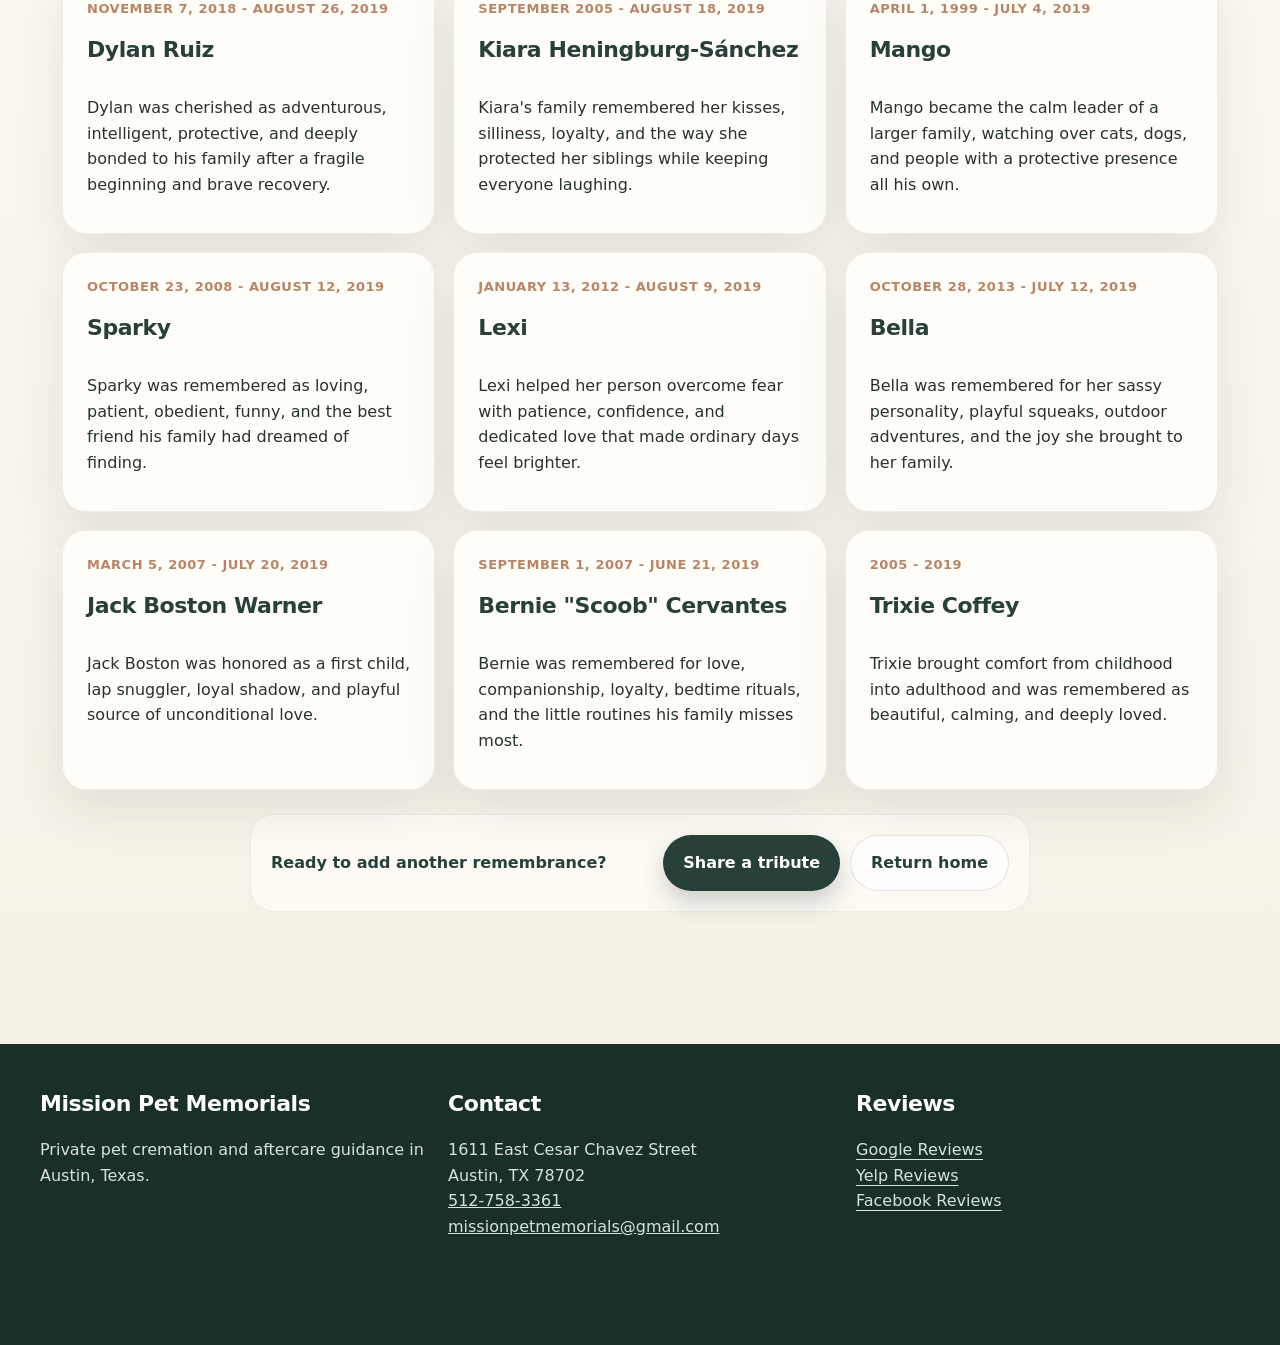
<file: tributes.html>
<!DOCTYPE html>
<html lang="en">
<head>
  <meta charset="UTF-8" />
  <meta name="viewport" content="width=device-width, initial-scale=1.0" />
  <title>Tributes | Mission Pet Memorials</title>
  <meta name="description" content="Legacy pet tributes from Mission Pet Memorials families in Austin, Texas." />
  <link rel="stylesheet" href="styles.css" />
</head>
<body>
  <a class="skip-link" href="#main">Skip to content</a>

  <div class="topbar">
    <span>You do not have to know what to do first.</span>
    <a href="tel:5127583361">Call 512-758-3361</a>
  </div>

  <header class="site-header">
    <nav class="nav">
      <a class="brand" href="index.html#home" aria-label="Mission Pet Memorials home">
        <span class="brand-mark" aria-hidden="true">
          <svg viewBox="0 0 64 64" role="img" aria-hidden="true">
            <path d="M32 56c-10-8-22-16-22-29 0-7 5-12 12-12 5 0 8 3 10 6 2-3 5-6 10-6 7 0 12 5 12 12 0 13-12 21-22 29z"/>
            <circle cx="21" cy="19" r="4.5"/>
            <circle cx="30" cy="14" r="4.5"/>
            <circle cx="43" cy="19" r="4.5"/>
            <ellipse cx="32" cy="31" rx="8.5" ry="7.2"/>
          </svg>
        </span>
        <span class="brand-text">
          <strong>Mission Pet Memorials</strong>
          <small>Private Pet Cremation & Aftercare</small>
        </span>
      </a>

      <button class="menu-toggle" aria-label="Toggle menu" aria-expanded="false">Menu</button>

      <div class="nav-links">
        <a href="index.html#start">Start Here</a>
        <a href="index.html#services">Services</a>
        <a href="index.html#grief">Grief Support</a>
        <a href="tributes.html" aria-current="page">Tributes</a>
        <a href="reviews.html">Reviews</a>
        <a href="index.html#faq">FAQ</a>
        <a class="nav-call" href="tel:5127583361">Call Now</a>
      </div>
    </nav>
  </header>

  <main id="main">
    <section class="section tribute-hero">
      <div>
        <p class="eyebrow">Legacy Tributes</p>
        <h1>Stories that still belong here.</h1>
        <p class="lead">These tributes were shared by families on the previous Mission Pet Memorials site. They preserve the routines, personalities, and small details that made each companion unforgettable.</p>
        <div class="hero-actions">
          <a class="button button-primary" href="#tribute-archive">View tributes</a>
          <a class="button button-secondary" href="index.html#lead-form">Share a tribute</a>
        </div>
      </div>
    </section>

    <section id="tribute-archive" class="section tribute-section">
      <div class="section-head center">
        <p class="eyebrow">In Loving Memory</p>
        <h2>Legacy tribute archive.</h2>
        <p>Selected tributes from the older site are gathered here in a calmer, easier-to-read format. More can be added over time.</p>
      </div>

      <div class="card-grid three tribute-archive-grid">
        <article class="tribute-card">
          <p class="tribute-meta">June 26, 2009 - May 21, 2020</p>
          <h3>Mojo Billy</h3>
          <p>Remembered in loving memory as part of the Mission Pet Memorials legacy tribute wall.</p>
        </article>
        <article class="tribute-card">
          <p class="tribute-meta">October 30, 2000 - November 5, 2019</p>
          <h3>Sadi Belle</h3>
          <p>Sadi was remembered as a tiny Christmas gift who became a constant companion for 19 years, bringing play, comfort, and daily joy.</p>
        </article>
        <article class="tribute-card">
          <p class="tribute-meta">2006 - 2019</p>
          <h3>Serafina</h3>
          <p>Serafina's family remembered her tiny footsteps, her smile, her protective instincts, and the way she always knew how to lift a heavy day.</p>
        </article>
        <article class="tribute-card">
          <p class="tribute-meta">Beloved gentle giant</p>
          <h3>Cleopatra Pinehurst</h3>
          <p>Cleo was honored as a patient protector, bedtime companion, walking partner, and the family's favorite hello and hardest goodbye.</p>
        </article>
        <article class="tribute-card">
          <p class="tribute-meta">January 2006 - August 17, 2019</p>
          <h3>Meeka</h3>
          <p>Meeka is remembered with love among the legacy companions whose names remain part of the Mission Pet Memorials story.</p>
        </article>
        <article class="tribute-card">
          <p class="tribute-meta">June 2006 - September 1, 2019</p>
          <h3>Connor</h3>
          <p>Connor arrived as a senior foster and became family. His tribute asks others to consider opening their homes to older shelter dogs.</p>
        </article>
        <article class="tribute-card">
          <p class="tribute-meta">November 7, 2018 - August 26, 2019</p>
          <h3>Dylan Ruiz</h3>
          <p>Dylan was cherished as adventurous, intelligent, protective, and deeply bonded to his family after a fragile beginning and brave recovery.</p>
        </article>
        <article class="tribute-card">
          <p class="tribute-meta">September 2005 - August 18, 2019</p>
          <h3>Kiara Heningburg-S&aacute;nchez</h3>
          <p>Kiara's family remembered her kisses, silliness, loyalty, and the way she protected her siblings while keeping everyone laughing.</p>
        </article>
        <article class="tribute-card">
          <p class="tribute-meta">April 1, 1999 - July 4, 2019</p>
          <h3>Mango</h3>
          <p>Mango became the calm leader of a larger family, watching over cats, dogs, and people with a protective presence all his own.</p>
        </article>
        <article class="tribute-card">
          <p class="tribute-meta">October 23, 2008 - August 12, 2019</p>
          <h3>Sparky</h3>
          <p>Sparky was remembered as loving, patient, obedient, funny, and the best friend his family had dreamed of finding.</p>
        </article>
        <article class="tribute-card">
          <p class="tribute-meta">January 13, 2012 - August 9, 2019</p>
          <h3>Lexi</h3>
          <p>Lexi helped her person overcome fear with patience, confidence, and dedicated love that made ordinary days feel brighter.</p>
        </article>
        <article class="tribute-card">
          <p class="tribute-meta">October 28, 2013 - July 12, 2019</p>
          <h3>Bella</h3>
          <p>Bella was remembered for her sassy personality, playful squeaks, outdoor adventures, and the joy she brought to her family.</p>
        </article>
        <article class="tribute-card">
          <p class="tribute-meta">March 5, 2007 - July 20, 2019</p>
          <h3>Jack Boston Warner</h3>
          <p>Jack Boston was honored as a first child, lap snuggler, loyal shadow, and playful source of unconditional love.</p>
        </article>
        <article class="tribute-card">
          <p class="tribute-meta">September 1, 2007 - June 21, 2019</p>
          <h3>Bernie "Scoob" Cervantes</h3>
          <p>Bernie was remembered for love, companionship, loyalty, bedtime rituals, and the little routines his family misses most.</p>
        </article>
        <article class="tribute-card">
          <p class="tribute-meta">2005 - 2019</p>
          <h3>Trixie Coffey</h3>
          <p>Trixie brought comfort from childhood into adulthood and was remembered as beautiful, calming, and deeply loved.</p>
        </article>
      </div>

      <div class="tribute-note">
        <p>Ready to add another remembrance?</p>
        <div class="tribute-actions">
          <a class="button button-primary" href="index.html#lead-form">Share a tribute</a>
          <a class="button button-secondary" href="index.html#home">Return home</a>
        </div>
      </div>
    </section>
  </main>

  <footer class="footer">
    <div class="footer-grid">
      <div>
        <h3>Mission Pet Memorials</h3>
        <p>Private pet cremation and aftercare guidance in Austin, Texas.</p>
      </div>
      <div>
        <h3>Contact</h3>
        <p>1611 East Cesar Chavez Street<br>Austin, TX 78702<br><a href="tel:5127583361">512-758-3361</a><br><a href="mailto:missionpetmemorials@gmail.com">missionpetmemorials@gmail.com</a></p>
      </div>
      <div>
        <h3>Reviews</h3>
        <p class="footer-links">
          <a href="https://www.google.com/maps/search/?api=1&query=Mission%20Pet%20Memorials%201611%20E%20Cesar%20Chavez%20St%20Austin%20TX%2078702" target="_blank" rel="noopener">Google Reviews</a><br>
          <a href="http://www.yelp.com/biz/mission-pet-memorials-austin" target="_blank" rel="noopener">Yelp Reviews</a><br>
          <a href="https://www.facebook.com/missionfuneralhomepetmemorials/reviews" target="_blank" rel="noopener">Facebook Reviews</a>
        </p>
      </div>
    </div>
  </footer>

  <div class="mobile-call-bar">
    <a href="tel:5127583361">Call now: 512-758-3361</a>
  </div>

  <script src="script.js"></script>
</body>
</html>
</file>
<file: styles.css>
:root {
  --ink: #26332e;
  --deep: #274038;
  --deep-2: #193028;
  --sage: #7c927f;
  --sage-soft: #e7eee7;
  --cream: #fbf8f1;
  --sand: #efe5d4;
  --clay: #b98568;
  --white: #fffdf8;
  --muted: #68736d;
  --shadow: 0 18px 50px rgba(25, 48, 40, 0.10);
  --radius-lg: 30px;
  --radius-md: 20px;
}

* { box-sizing: border-box; }

html { scroll-behavior: smooth; }

body {
  margin: 0;
  font-family: Inter, system-ui, -apple-system, BlinkMacSystemFont, "Segoe UI", sans-serif;
  color: var(--ink);
  background:
    radial-gradient(circle at 10% 0%, rgba(124, 146, 127, 0.18), transparent 28rem),
    linear-gradient(180deg, #f7f3eb 0%, #fbf8f1 50%, #f4efe4 100%);
  line-height: 1.6;
}

a { color: inherit; }

.skip-link {
  position: absolute;
  left: -999px;
  top: 10px;
  background: var(--deep);
  color: white;
  padding: 10px 14px;
  border-radius: 10px;
}

.skip-link:focus { left: 10px; }

.topbar {
  background: var(--deep-2);
  color: #fff8ef;
  padding: 10px 16px;
  text-align: center;
  font-size: 14px;
  display: flex;
  justify-content: center;
  gap: 10px;
  flex-wrap: wrap;
}

.topbar a {
  color: #fff8ef;
  font-weight: 900;
}

.site-header {
  position: sticky;
  top: 0;
  z-index: 20;
  background: rgba(247, 243, 235, 0.92);
  backdrop-filter: blur(12px);
  border-bottom: 1px solid rgba(39, 64, 56, 0.08);
}

.nav {
  max-width: 1200px;
  margin: 0 auto;
  padding: 16px 22px;
  display: flex;
  align-items: center;
  justify-content: space-between;
  gap: 16px;
}

.brand {
  display: flex;
  align-items: center;
  gap: 12px;
  text-decoration: none;
}

.brand-mark {
  width: 50px;
  height: 50px;
  border-radius: 18px;
  background: linear-gradient(135deg, #eadfcd, #fff4e8);
  display: grid;
  place-items: center;
  box-shadow: 0 10px 20px rgba(185, 133, 104, 0.18);
}

.brand-mark svg {
  width: 30px;
  height: 30px;
  fill: var(--deep);
}

.brand-text strong {
  display: block;
  color: var(--deep);
  font-size: 18px;
  font-weight: 900;
  letter-spacing: -0.02em;
}

.brand-text small {
  display: block;
  color: var(--muted);
  font-size: 12px;
  font-weight: 700;
}

.nav-links {
  display: flex;
  align-items: center;
  gap: 18px;
}

.nav-links a {
  text-decoration: none;
  color: var(--deep);
  font-weight: 800;
  font-size: 14px;
}

.nav-links a[aria-current="page"] {
  color: var(--clay);
}

.nav-call {
  background: var(--deep);
  color: white !important;
  border-radius: 999px;
  padding: 11px 16px;
}

.menu-toggle {
  display: none;
  border: 1px solid rgba(39, 64, 56, 0.14);
  background: var(--white);
  color: var(--deep);
  border-radius: 999px;
  padding: 10px 14px;
  font-weight: 800;
}

.hero,
.section {
  max-width: 1200px;
  margin: 0 auto;
  padding: 72px 22px;
}

.hero {
  display: grid;
  grid-template-columns: 1.05fr 0.95fr;
  gap: 42px;
  align-items: center;
}

.eyebrow,
.eyebrow-dark {
  display: inline-flex;
  width: fit-content;
  padding: 8px 13px;
  border-radius: 999px;
  font-size: 13px;
  font-weight: 900;
  letter-spacing: 0.01em;
}

.eyebrow {
  background: rgba(124, 146, 127, 0.15);
  color: var(--deep);
}

.eyebrow-dark {
  background: rgba(255, 255, 255, 0.14);
  color: #fff8ef;
}

h1,
h2 {
  margin: 0 0 14px;
  font-family: Georgia, "Times New Roman", serif;
  color: var(--deep);
  letter-spacing: -0.04em;
  line-height: 0.98;
}

h1 { font-size: clamp(46px, 7vw, 86px); margin-top: 18px; }
h2 { font-size: clamp(34px, 4.5vw, 58px); }
h3 {
  margin: 0 0 8px;
  color: var(--deep);
  font-size: 22px;
  letter-spacing: -0.02em;
}

.lead {
  font-size: clamp(18px, 2vw, 22px);
  color: #5a6760;
  max-width: 700px;
}

.hero-actions {
  display: flex;
  gap: 12px;
  flex-wrap: wrap;
  margin-top: 28px;
}

.button {
  display: inline-flex;
  align-items: center;
  justify-content: center;
  padding: 14px 20px;
  border-radius: 999px;
  font-weight: 900;
  text-decoration: none;
  border: none;
  cursor: pointer;
}

.button-primary {
  background: var(--deep);
  color: white;
  box-shadow: 0 12px 24px rgba(39, 64, 56, 0.22);
}

.button-secondary {
  background: rgba(255, 255, 255, 0.7);
  color: var(--deep);
  border: 1px solid rgba(39, 64, 56, 0.14);
}

.button-warm {
  background: #dfc2a7;
  color: var(--deep-2);
  box-shadow: 0 12px 24px rgba(185, 133, 104, 0.20);
}

.trust-pills {
  display: flex;
  gap: 10px;
  flex-wrap: wrap;
  margin-top: 28px;
}

.trust-pills span {
  background: rgba(255, 255, 255, 0.72);
  border: 1px solid rgba(39, 64, 56, 0.08);
  color: var(--deep);
  padding: 9px 12px;
  border-radius: 999px;
  font-size: 13px;
  font-weight: 800;
}

.hero-side {
  display: grid;
  gap: 18px;
}

.hero-image,
.service-image {
  width: 100%;
  border-radius: var(--radius-lg);
  background-size: cover;
  background-position: center;
}

.hero-image {
  min-height: 420px;
  box-shadow: var(--shadow);
  background-image:
    linear-gradient(rgba(25, 48, 40, 0.08), rgba(25, 48, 40, 0.14)),
    url("https://images.unsplash.com/photo-1517849845537-4d257902454a?q=80&w=1400&auto=format&fit=crop");
}

.contact-card,
.info-card,
.service-card,
.quote-card,
.tribute-card,
.panel,
.map-placeholder {
  background: var(--white);
  border: 1px solid rgba(39, 64, 56, 0.08);
  box-shadow: var(--shadow);
}

.contact-card {
  border-radius: var(--radius-lg);
  padding: 20px;
  display: grid;
  grid-template-columns: 1fr 1fr;
  gap: 12px;
}

.contact-item {
  background: var(--sage-soft);
  border-radius: 16px;
  padding: 14px;
}

.contact-item.full {
  grid-column: 1 / -1;
}

.contact-item small {
  display: block;
  font-size: 11px;
  text-transform: uppercase;
  letter-spacing: 0.08em;
  font-weight: 900;
  color: #5e6b64;
  margin-bottom: 5px;
}

.contact-item strong,
.contact-item a {
  color: var(--deep);
  text-decoration: none;
}

.section-head {
  max-width: 780px;
  margin-bottom: 30px;
}

.section-head.center {
  margin-left: auto;
  margin-right: auto;
  text-align: center;
}

.card-grid {
  display: grid;
  gap: 18px;
}

.card-grid.three {
  grid-template-columns: repeat(3, minmax(0, 1fr));
}

.card-grid.four {
  grid-template-columns: repeat(4, minmax(0, 1fr));
}

.info-card,
.quote-card,
.tribute-card {
  border-radius: 24px;
  padding: 24px;
}

.link-card {
  text-decoration: none;
  color: inherit;
}

.link-card span {
  display: inline-block;
  margin-top: 10px;
  color: var(--deep);
  font-weight: 900;
}

.card-icon {
  width: 54px;
  height: 54px;
  border-radius: 18px;
  display: grid;
  place-items: center;
  background: var(--sage-soft);
  font-size: 26px;
  margin-bottom: 18px;
}

.soft-banner,
.dark-banner,
.final-cta {
  border-radius: 34px;
  display: grid;
  gap: 24px;
}

.soft-banner {
  background: linear-gradient(135deg, #e6eee4, #f9f5ed);
}

.soft-banner,
.dark-banner {
  grid-template-columns: 0.95fr 1.05fr;
  padding: 38px;
}

.dark-banner {
  background: linear-gradient(135deg, var(--deep), #3a5a50);
  color: white;
}

.dark-banner h2,
.dark-banner p {
  color: white;
}

.service-grid {
  display: grid;
  gap: 20px;
}

.service-card {
  border-radius: var(--radius-lg);
  overflow: hidden;
  display: grid;
  grid-template-columns: 340px 1fr;
}

.service-content {
  padding: 26px;
}

.service-content a {
  color: var(--deep);
  font-weight: 900;
  text-underline-offset: 4px;
}

.service-image { min-height: 260px; }

.image-private {
  background-image:
    linear-gradient(rgba(25, 48, 40, 0.10), rgba(25, 48, 40, 0.16)),
    url("https://images.unsplash.com/photo-1548199973-03cce0bbc87b?q=80&w=1400&auto=format&fit=crop");
}

.image-keepsakes {
  background-image:
    linear-gradient(rgba(25, 48, 40, 0.10), rgba(25, 48, 40, 0.16)),
    url("https://images.unsplash.com/photo-1517841905240-472988babdf9?q=80&w=1400&auto=format&fit=crop");
}

.image-guidance {
  background-image:
    linear-gradient(rgba(25, 48, 40, 0.10), rgba(25, 48, 40, 0.16)),
    url("https://images.unsplash.com/photo-1500530855697-b586d89ba3ee?q=80&w=1400&auto=format&fit=crop");
}

.split-section {
  display: grid;
  grid-template-columns: 1fr 1fr;
  gap: 22px;
  align-items: stretch;
}

.panel {
  border-radius: var(--radius-lg);
  padding: 32px;
}

.panel-soft {
  background: #eef3e8;
}

.panel-sage {
  background: linear-gradient(180deg, #e7eee7, #f2f6ef);
}

.panel-white {
  background: var(--white);
}

.checklist {
  display: grid;
  gap: 14px;
}

.check-item {
  background: rgba(255, 253, 248, 0.88);
  border: 1px solid rgba(39, 64, 56, 0.08);
  border-radius: 22px;
  padding: 20px;
  display: grid;
  grid-template-columns: 52px 1fr;
  gap: 16px;
  box-shadow: 0 10px 28px rgba(25, 48, 40, 0.08);
}

.check-item strong {
  width: 44px;
  height: 44px;
  border-radius: 14px;
  background: var(--deep);
  color: white;
  display: grid;
  place-items: center;
}

.gentle-list {
  padding-left: 18px;
}

.gentle-list li {
  margin: 12px 0;
}

.stars {
  color: var(--clay);
  letter-spacing: 0.14em;
  font-weight: 900;
  margin-bottom: 12px;
}

blockquote {
  margin: 0 0 14px;
  font-family: Georgia, "Times New Roman", serif;
  font-size: 21px;
  line-height: 1.38;
  color: var(--deep);
}

.tribute-hero {
  min-height: 520px;
  display: grid;
  align-items: center;
}

.tribute-hero > div,
.reviews-hero > div {
  max-width: 840px;
}

.reviews-hero {
  min-height: 520px;
  display: grid;
  align-items: center;
}

.tribute-section .card-grid {
  align-items: stretch;
}

.tribute-card {
  display: flex;
  flex-direction: column;
  min-height: 230px;
}

.tribute-archive-grid .tribute-card {
  min-height: 260px;
}

.tribute-card h3 {
  margin-bottom: 12px;
}

.tribute-card p:last-child {
  margin-bottom: 0;
}

.tribute-meta {
  color: var(--clay);
  font-size: 13px;
  font-weight: 900;
  letter-spacing: 0.04em;
  margin: 0 0 12px;
  text-transform: uppercase;
}

.tribute-note {
  max-width: 780px;
  margin: 24px auto 0;
  display: flex;
  align-items: center;
  justify-content: space-between;
  gap: 16px;
  padding: 20px;
  border-radius: 24px;
  background: rgba(255, 253, 248, 0.78);
  border: 1px solid rgba(39, 64, 56, 0.08);
}

.tribute-note p {
  margin: 0;
  font-weight: 800;
  color: var(--deep);
}

.tribute-actions {
  display: flex;
  gap: 10px;
  flex-wrap: wrap;
}

.reviews-section {
  padding-top: 48px;
}

.review-grid,
.review-platforms {
  display: grid;
  grid-template-columns: repeat(3, minmax(0, 1fr));
  gap: 18px;
}

.review-card,
.review-link-card {
  background: var(--white);
  border: 1px solid rgba(39, 64, 56, 0.08);
  border-radius: 24px;
  box-shadow: var(--shadow);
}

.review-card {
  padding: 24px;
}

.review-card blockquote {
  font-size: 22px;
}

.review-stars {
  color: var(--clay);
  letter-spacing: 0.14em;
  font-weight: 900;
  margin-bottom: 14px;
}

.review-author {
  color: var(--deep);
  font-weight: 900;
  margin: 0;
}

.review-platform-section {
  padding-top: 36px;
}

.review-link-card {
  color: inherit;
  display: grid;
  gap: 8px;
  padding: 24px;
  text-decoration: none;
  transition: transform 160ms ease, box-shadow 160ms ease;
}

.review-link-card:hover,
.review-link-card:focus-visible {
  box-shadow: 0 22px 56px rgba(25, 48, 40, 0.14);
  transform: translateY(-2px);
}

.review-link-card span {
  color: var(--clay);
  font-size: 13px;
  font-weight: 900;
  letter-spacing: 0.06em;
  text-transform: uppercase;
}

.review-link-card strong {
  color: var(--deep);
  font-size: 22px;
}

.footer-links a {
  text-underline-offset: 4px;
}

.form-section {
  background: linear-gradient(135deg, var(--deep), #39584f);
  border-radius: 34px;
  display: grid;
  grid-template-columns: 0.9fr 1.1fr;
  gap: 24px;
  padding: 38px;
}

.form-copy h2,
.form-copy p,
.form-copy .small-callout,
.form-copy a {
  color: white;
}

.small-callout {
  background: rgba(255, 255, 255, 0.10);
  border: 1px solid rgba(255, 255, 255, 0.14);
  padding: 14px 16px;
  border-radius: 18px;
  font-weight: 700;
}

.site-form {
  background: var(--white);
  border-radius: 24px;
  padding: 24px;
  display: grid;
  grid-template-columns: 1fr 1fr;
  gap: 16px;
  box-shadow: var(--shadow);
}

.site-form label {
  display: grid;
  gap: 8px;
  color: var(--deep);
  font-weight: 800;
}

.site-form .full { grid-column: 1 / -1; }

input,
select,
textarea {
  width: 100%;
  padding: 13px 14px;
  border: 1px solid rgba(39, 64, 56, 0.16);
  border-radius: 14px;
  font: inherit;
  background: #fffaf3;
  color: var(--ink);
}

textarea { resize: vertical; }

.hidden { display: none; }

.faq-list {
  max-width: 900px;
  margin: 0 auto;
  display: grid;
  gap: 12px;
}

details {
  background: var(--white);
  border: 1px solid rgba(39, 64, 56, 0.08);
  border-radius: 18px;
  padding: 18px 20px;
  box-shadow: 0 10px 24px rgba(25, 48, 40, 0.06);
}

summary {
  font-weight: 900;
  color: var(--deep);
  cursor: pointer;
  font-size: 18px;
}

.location-section {
  display: grid;
  grid-template-columns: 0.85fr 1.15fr;
  gap: 24px;
}

.map-placeholder {
  border-radius: var(--radius-lg);
  min-height: 360px;
  display: grid;
  grid-template-rows: minmax(300px, 1fr) auto;
  overflow: hidden;
  background: var(--white);
}

.map-placeholder iframe {
  width: 100%;
  min-height: 300px;
  height: 100%;
  border: 0;
  display: block;
}

.map-directions {
  display: flex;
  align-items: center;
  justify-content: center;
  padding: 14px 18px;
  background: var(--deep);
  color: white;
  text-decoration: none;
  font-weight: 900;
}

.map-directions:focus-visible {
  outline: 3px solid #dfc2a7;
  outline-offset: -3px;
}

.final-cta {
  background: linear-gradient(135deg, var(--deep), #39584f);
  color: white;
  text-align: center;
  padding: 42px;
}

.final-cta h2,
.final-cta p {
  color: white;
}

.footer {
  background: var(--deep-2);
  color: #eef4ef;
  margin-top: 60px;
  padding: 42px 22px 90px;
}

.footer-grid {
  max-width: 1200px;
  margin: 0 auto;
  display: grid;
  grid-template-columns: 1fr 1fr 1fr;
  gap: 24px;
}

.footer h3 { color: white; }
.footer a,
.footer p { color: #d8e2dc; }

.mobile-call-bar {
  display: none;
}

@media (max-width: 980px) {
  .menu-toggle { display: block; }

  .nav-links {
    display: none;
    position: absolute;
    top: 78px;
    left: 16px;
    right: 16px;
    background: var(--white);
    border: 1px solid rgba(39, 64, 56, 0.10);
    border-radius: 22px;
    padding: 18px;
    box-shadow: var(--shadow);
    flex-direction: column;
    align-items: flex-start;
  }

  .nav-links.open { display: flex; }

  .hero,
  .soft-banner,
  .dark-banner,
  .split-section,
  .form-section,
  .location-section,
  .footer-grid {
    grid-template-columns: 1fr;
  }

  .card-grid.three,
  .card-grid.four {
    grid-template-columns: 1fr;
  }

  .review-grid,
  .review-platforms {
    grid-template-columns: 1fr;
  }

  .tribute-note {
    align-items: stretch;
    flex-direction: column;
  }

  .service-card {
    grid-template-columns: 1fr;
  }

  .site-form {
    grid-template-columns: 1fr;
  }

  .site-form .full {
    grid-column: auto;
  }

  .contact-card {
    grid-template-columns: 1fr;
  }

  .contact-item.full {
    grid-column: auto;
  }

  .mobile-call-bar {
    display: block;
    position: fixed;
    left: 0;
    right: 0;
    bottom: 0;
    z-index: 30;
    background: var(--deep);
    padding: 12px 16px;
    text-align: center;
    box-shadow: 0 -8px 20px rgba(0,0,0,0.18);
  }

  .mobile-call-bar a {
    color: white;
    text-decoration: none;
    font-weight: 900;
  }
}

@media (max-width: 620px) {
  .nav,
  .hero,
  .section,
  .footer {
    padding-left: 16px;
    padding-right: 16px;
  }

  .hero,
  .section {
    padding-top: 56px;
    padding-bottom: 56px;
  }

  h1 {
    font-size: clamp(42px, 13vw, 62px);
  }

  .brand-text small {
    display: none;
  }

  .hero-image {
    min-height: 300px;
  }

  .service-image {
    min-height: 220px;
  }
}
</file>
